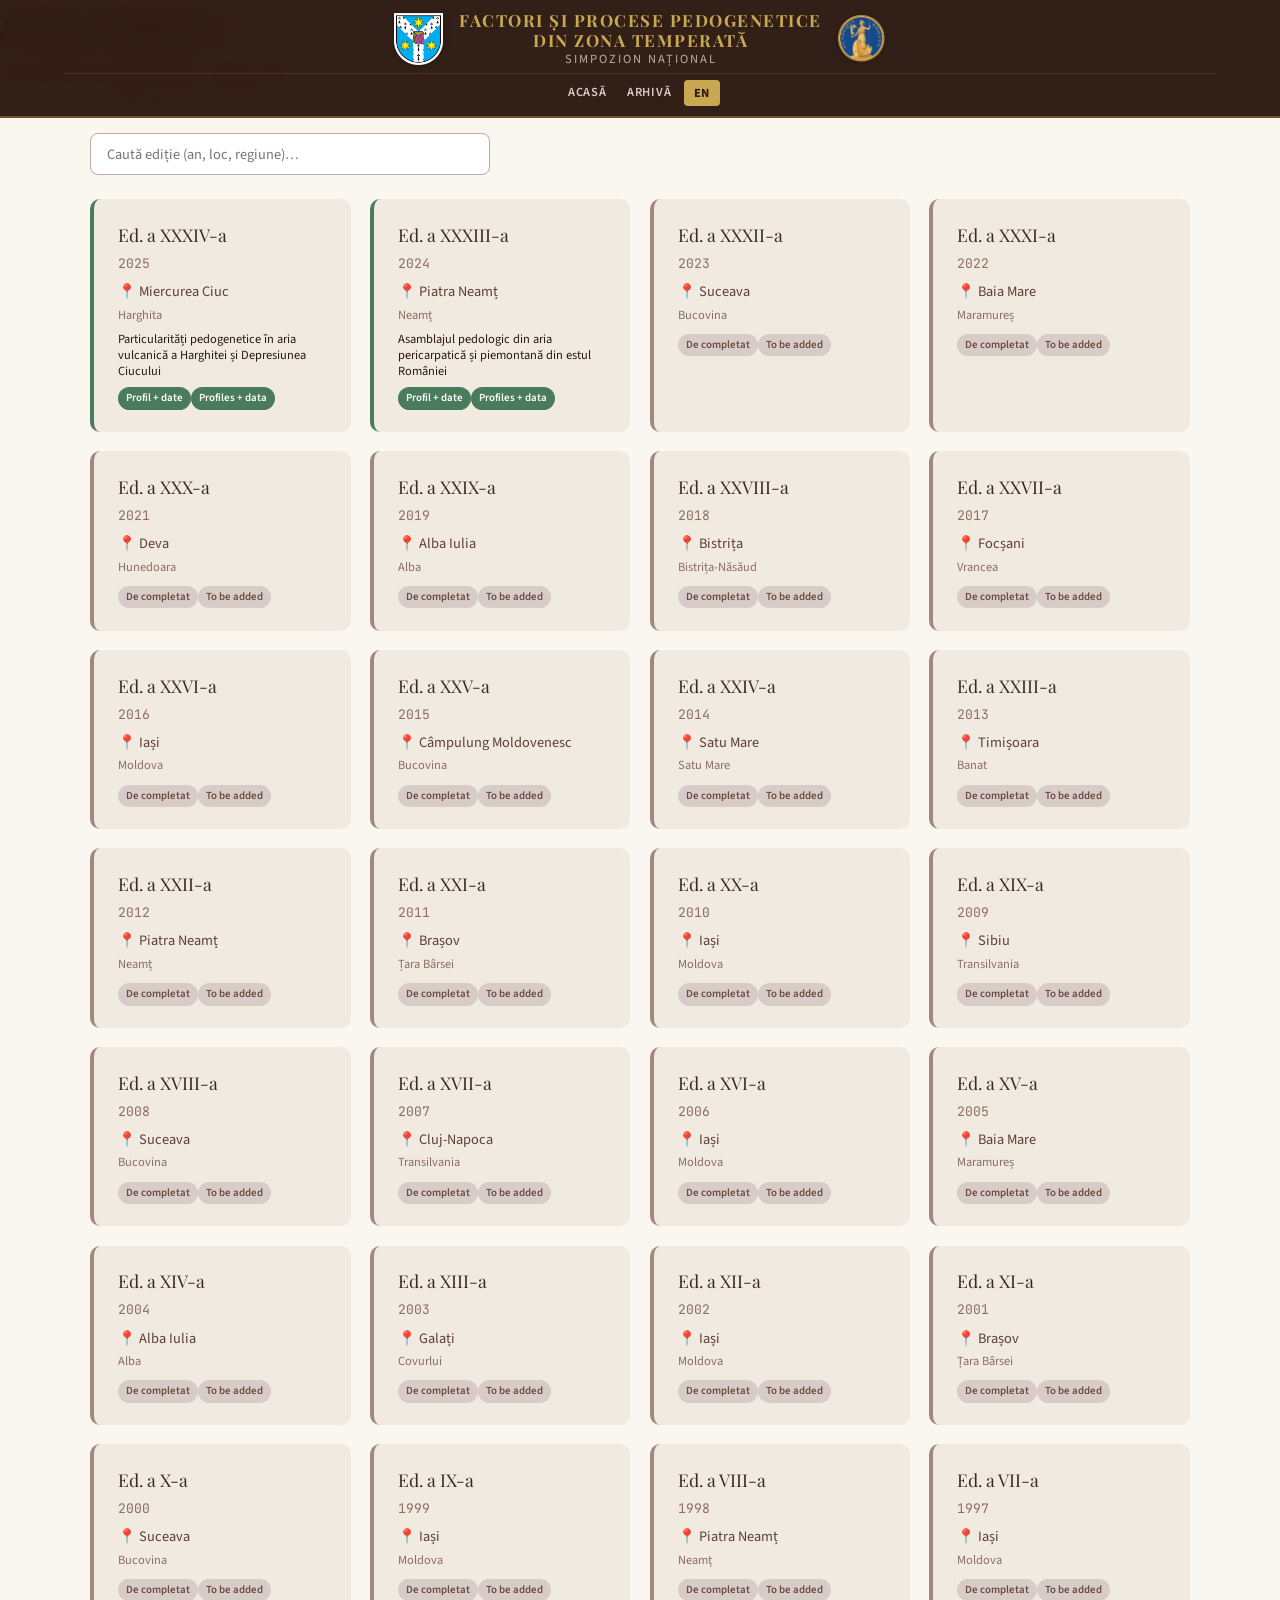
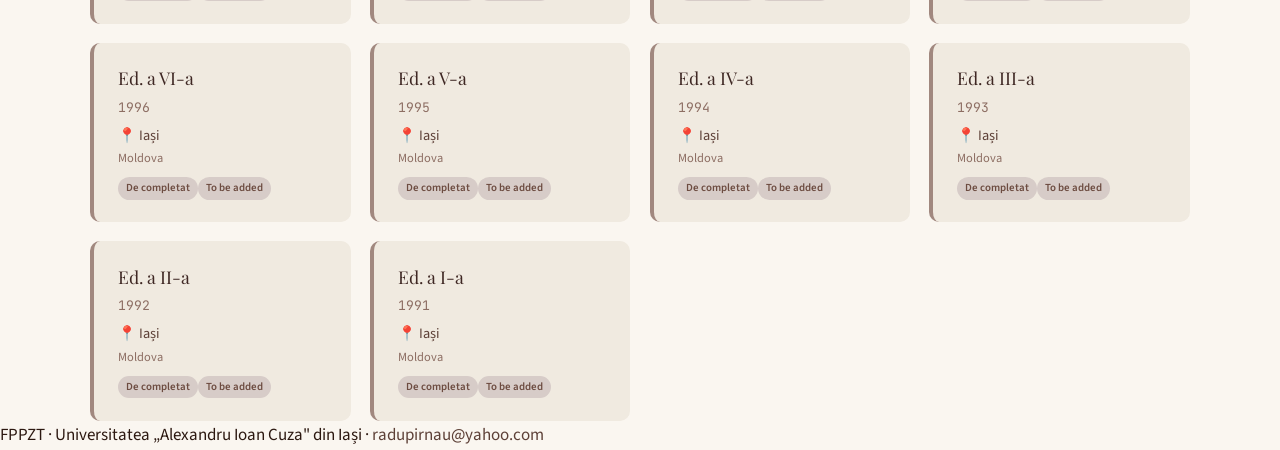
<file: archive.html>
<!DOCTYPE html>
<html lang="ro">
<head>
  <meta charset="UTF-8">
  <meta name="viewport" content="width=device-width, initial-scale=1.0">
  <title>FPPZT — Arhiva Edițiilor</title>
  <meta name="description" content="Arhiva celor 35 de ediții ale Simpozionului Național FPPZT (1988–2026)">

  <link rel="preconnect" href="https://fonts.googleapis.com">
  <link rel="preconnect" href="https://fonts.gstatic.com" crossorigin>
  <link href="https://fonts.googleapis.com/css2?family=Playfair+Display:ital,wght@0,400;0,700;1,400&family=Source+Sans+3:wght@300;400;600;700&family=JetBrains+Mono:wght@400;500&display=swap" rel="stylesheet">
  <link rel="stylesheet" href="css/style.css">

  <style>
    .editions-grid {
      display: grid;
      grid-template-columns: repeat(auto-fill, minmax(260px, 1fr));
      gap: 1.2rem; margin-top: 1.5rem;
    }
    .edition-card {
      background: var(--cream-dk, #F0EAE0);
      border-radius: 10px; padding: 1.3rem 1.5rem;
      border-left: 4px solid var(--earth-300, #A1887F);
      transition: transform .2s, box-shadow .2s, border-color .2s;
      text-decoration: none; color: inherit; display: block;
    }
    .edition-card:hover {
      transform: translateY(-3px);
      box-shadow: 0 6px 20px rgba(0,0,0,.1);
      border-color: var(--ochre, #C8A951);
    }
    .edition-card.current {
      border-color: var(--ochre, #C8A951);
      background: var(--white, #fff);
      box-shadow: 0 4px 16px rgba(200,169,81,.2);
    }
    .edition-card.has-data { border-color: var(--green-mid, #4A7C5C); }
    .edition-card .card-edition {
      font-family: var(--font-display, 'Playfair Display', serif);
      font-size: 1.1rem; color: var(--earth-800, #3E2723); margin-bottom: .2rem;
    }
    .edition-card .card-year {
      font-family: var(--font-mono, monospace);
      font-size: .82rem; color: var(--earth-400, #8D6E63);
    }
    .edition-card .card-location {
      font-size: .9rem; color: var(--earth-600, #5D4037); margin-top: .3rem;
    }
    .edition-card .card-region { font-size: .78rem; color: var(--earth-400, #8D6E63); }
    .edition-card .card-badge {
      display: inline-block; font-size: .68rem; padding: 2px 8px;
      border-radius: 12px; margin-top: .5rem; font-weight: 600;
    }
    .badge-current { background: var(--ochre, #C8A951); color: var(--earth-900, #2C1810); }
    .badge-data { background: var(--green-mid, #4A7C5C); color: #fff; }
    .badge-empty { background: var(--earth-100, #D7CCC8); color: var(--earth-500, #6D4C41); }

    .archive-legend {
      display: flex; flex-wrap: wrap; gap: 1rem;
      margin-bottom: 1.5rem; font-size: .82rem; color: var(--earth-500, #6D4C41);
    }
    .archive-legend span { display: flex; align-items: center; gap: .3rem; }
    .legend-bar { width: 16px; height: 4px; border-radius: 2px; }

    .archive-search { margin-bottom: 1.5rem; }
    .archive-search input {
      width: 100%; max-width: 400px; padding: .6rem 1rem;
      border: 1px solid var(--earth-200, #BCAAA4); border-radius: 8px;
      font-family: var(--font-body, sans-serif); font-size: .9rem;
      background: var(--white, #fff);
    }
    .archive-search input:focus { outline: none; border-color: var(--ochre, #C8A951); }
  </style>
</head>
<body>

<nav class="nav">
  <div class="nav-inner">
    <div class="nav-brand">
      <img src="UAIC.png" alt="UAIC" class="nav-logo nav-logo--ar">
      <div class="nav-title">
        <span class="nav-title-main">FACTORI ȘI PROCESE PEDOGENETICE<br>DIN ZONA TEMPERATĂ</span>
        <span class="nav-title-sub" lang="ro">Simpozion Național</span>
        <span class="nav-title-sub" lang="en">National Symposium</span>
      </div>
      <img src="Academia_Romana_transparent.png" alt="Academia Română" class="nav-logo nav-logo--uaic">
    </div>
    <div class="nav-links">
      <a href="index.html" lang="ro">Acasă</a>
      <a href="index.html" lang="en">Home</a>
      <!--<a href="profiles.html" lang="ro">Profile de Sol</a>
      <a href="profiles.html" lang="en">Soil Profiles</a> -->
      <a href="archive.html" class="active" lang="ro">Arhivă</a>
      <a href="archive.html" class="active" lang="en">Archive</a>
      <button class="lang-toggle" onclick="toggleLang()">EN</button>
    </div>
  </div>
</nav>

<header class="page-header">
  <h1 lang="ro">Arhiva Edițiilor</h1>
  <h1 lang="en">Editions Archive</h1>
  <p lang="ro">35 de ediții de știință a solului · 1988 – 2026</p>
  <p lang="en">35 editions of soil science · 1988 – 2026</p>
</header>

<div class="container">
  <div class="archive-legend">
    <span><span class="legend-bar" style="background:var(--ochre)"></span> <span lang="ro">Ediția curentă</span><span lang="en">Current edition</span></span>
    <span><span class="legend-bar" style="background:var(--green-mid)"></span> <span lang="ro">Date disponibile</span><span lang="en">Data available</span></span>
    <span><span class="legend-bar" style="background:var(--earth-300)"></span> <span lang="ro">De completat</span><span lang="en">To be completed</span></span>
  </div>

  <div class="archive-search">
    <input type="text" id="archiveSearch" placeholder="Caută ediție (an, loc, regiune)…"
           oninput="filterEditions(this.value)">
  </div>

  <div class="editions-grid" id="editionsGrid"></div>
</div>

<footer class="page-footer">
  <p>FPPZT · Universitatea „Alexandru Ioan Cuza" din Iași ·
    <a href="mailto:radupirnau@yahoo.com">radupirnau@yahoo.com</a></p>
</footer>

<!-- ★ Datele sunt în JS, nu fetch() — funcționează și cu file:// -->
<script src="js/main.js"></script>
<script src="js/editions-data.js"></script>
<script>
(function() {
  var grid = document.getElementById('editionsGrid');
  EDITIONS_LIST.forEach(function(ed) {
    var card = document.createElement('a');
    card.className = 'edition-card' +
      (ed.current ? ' current' : '') +
      (ed.hasData && !ed.current ? ' has-data' : '');
    card.href = ed.hasData ? 'edition.html?year=' + ed.year : 'javascript:void(0)';
    if (!ed.hasData) card.style.cursor = 'default';
    card.dataset.search = (ed.year + ' ' + ed.edition + ' ' + ed.location + ' ' + ed.region + ' ' + (ed.theme || '')).toLowerCase();

    var badge = '';
    if (ed.current) {
      badge = '<span class="card-badge badge-current" lang="ro">Ediția curentă</span><span class="card-badge badge-current" lang="en">Current edition</span>';
    } else if (ed.hasData) {
      badge = '<span class="card-badge badge-data" lang="ro">Profil + date</span><span class="card-badge badge-data" lang="en">Profiles + data</span>';
    } else {
      badge = '<span class="card-badge badge-empty" lang="ro">De completat</span><span class="card-badge badge-empty" lang="en">To be added</span>';
    }

    card.innerHTML =
      '<div class="card-edition">Ed. a ' + ed.edition + '-a</div>' +
      '<div class="card-year">' + ed.year + '</div>' +
      '<div class="card-location">\u{1F4CD} ' + ed.location + '</div>' +
      '<div class="card-region">' + ed.region + '</div>' +
      (ed.theme ? '<div style="font-size:.78rem;color:var(--earth-500);margin-top:.3rem;line-height:1.3">' + ed.theme + '</div>' : '') +
      badge;
    grid.appendChild(card);
  });
  if (typeof window.applyCurrentLang === 'function') window.applyCurrentLang();

  window.filterEditions = function(q) {
    var lower = q.toLowerCase().trim();
    var cards = document.querySelectorAll('.edition-card');
    for (var i = 0; i < cards.length; i++) {
      cards[i].style.display = (!lower || cards[i].dataset.search.indexOf(lower) >= 0) ? '' : 'none';
    }
  };
})();
</script>
</body>
</html>
</file>
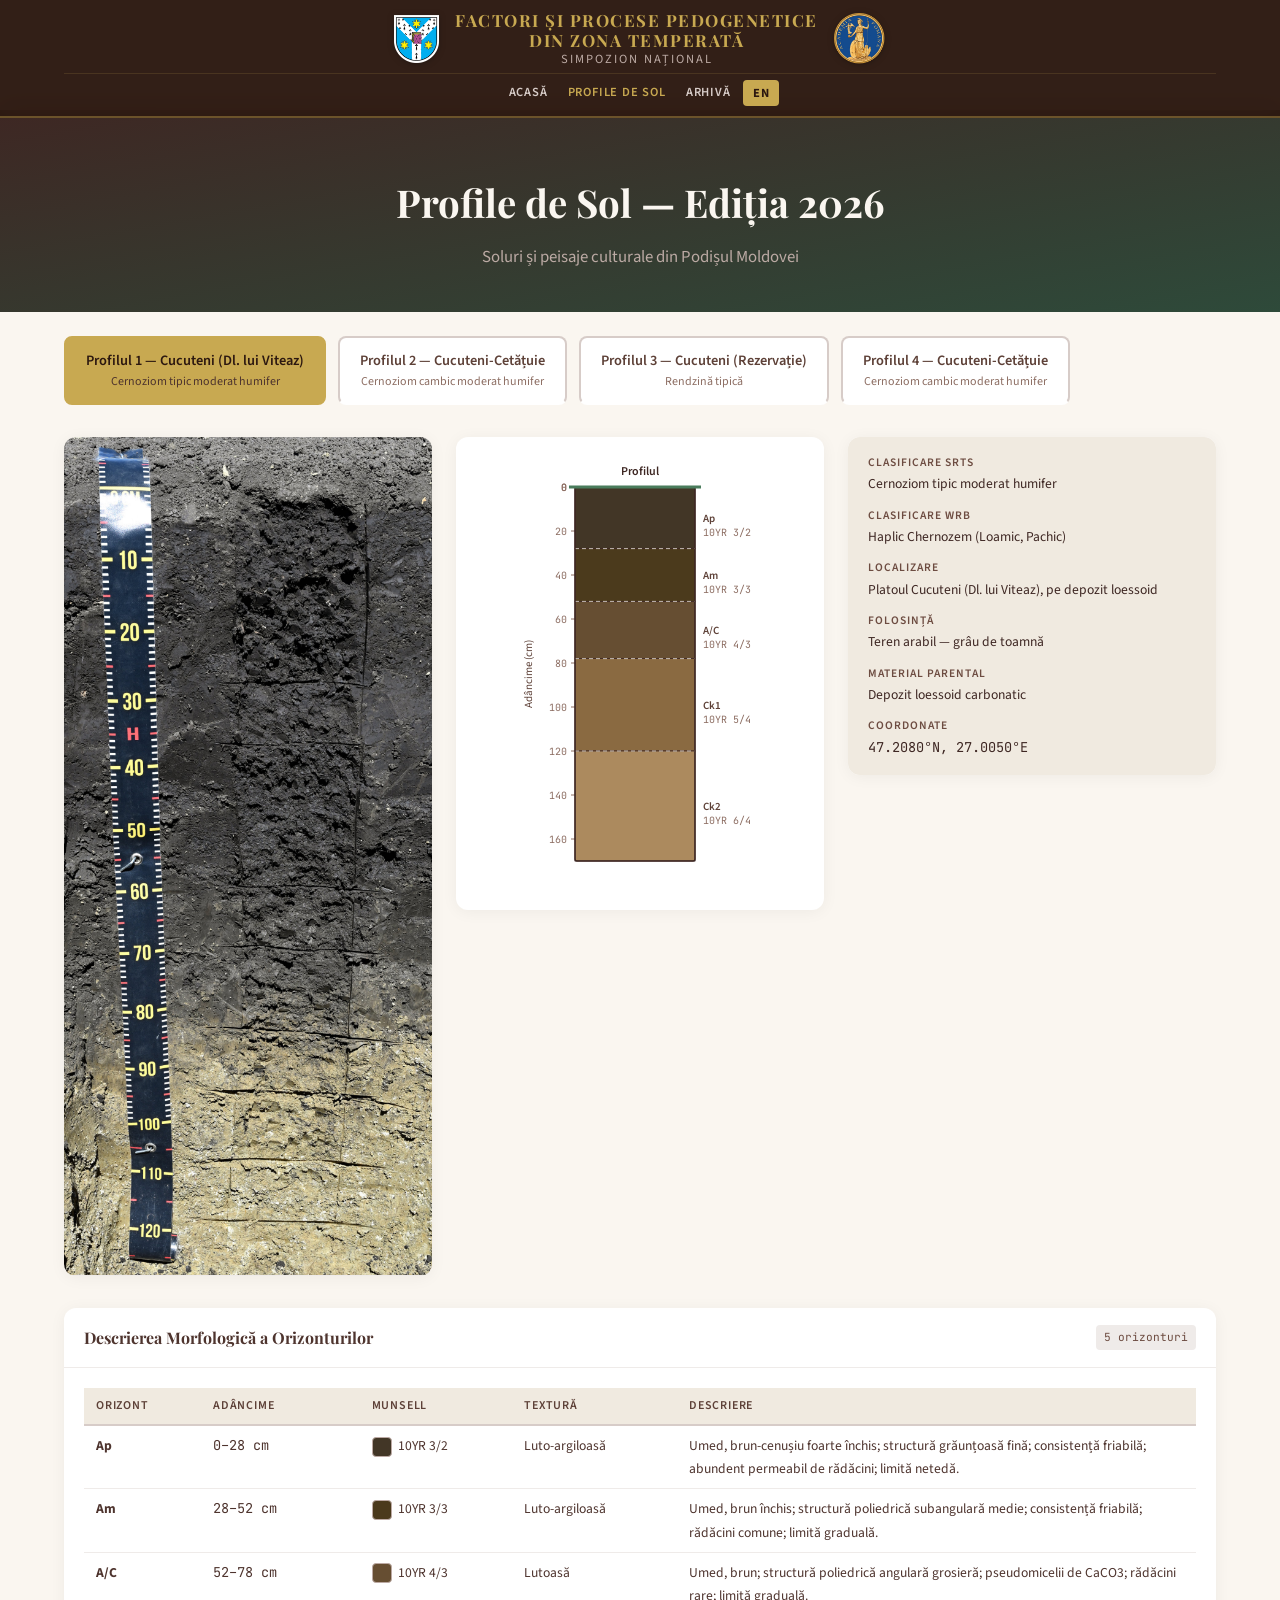
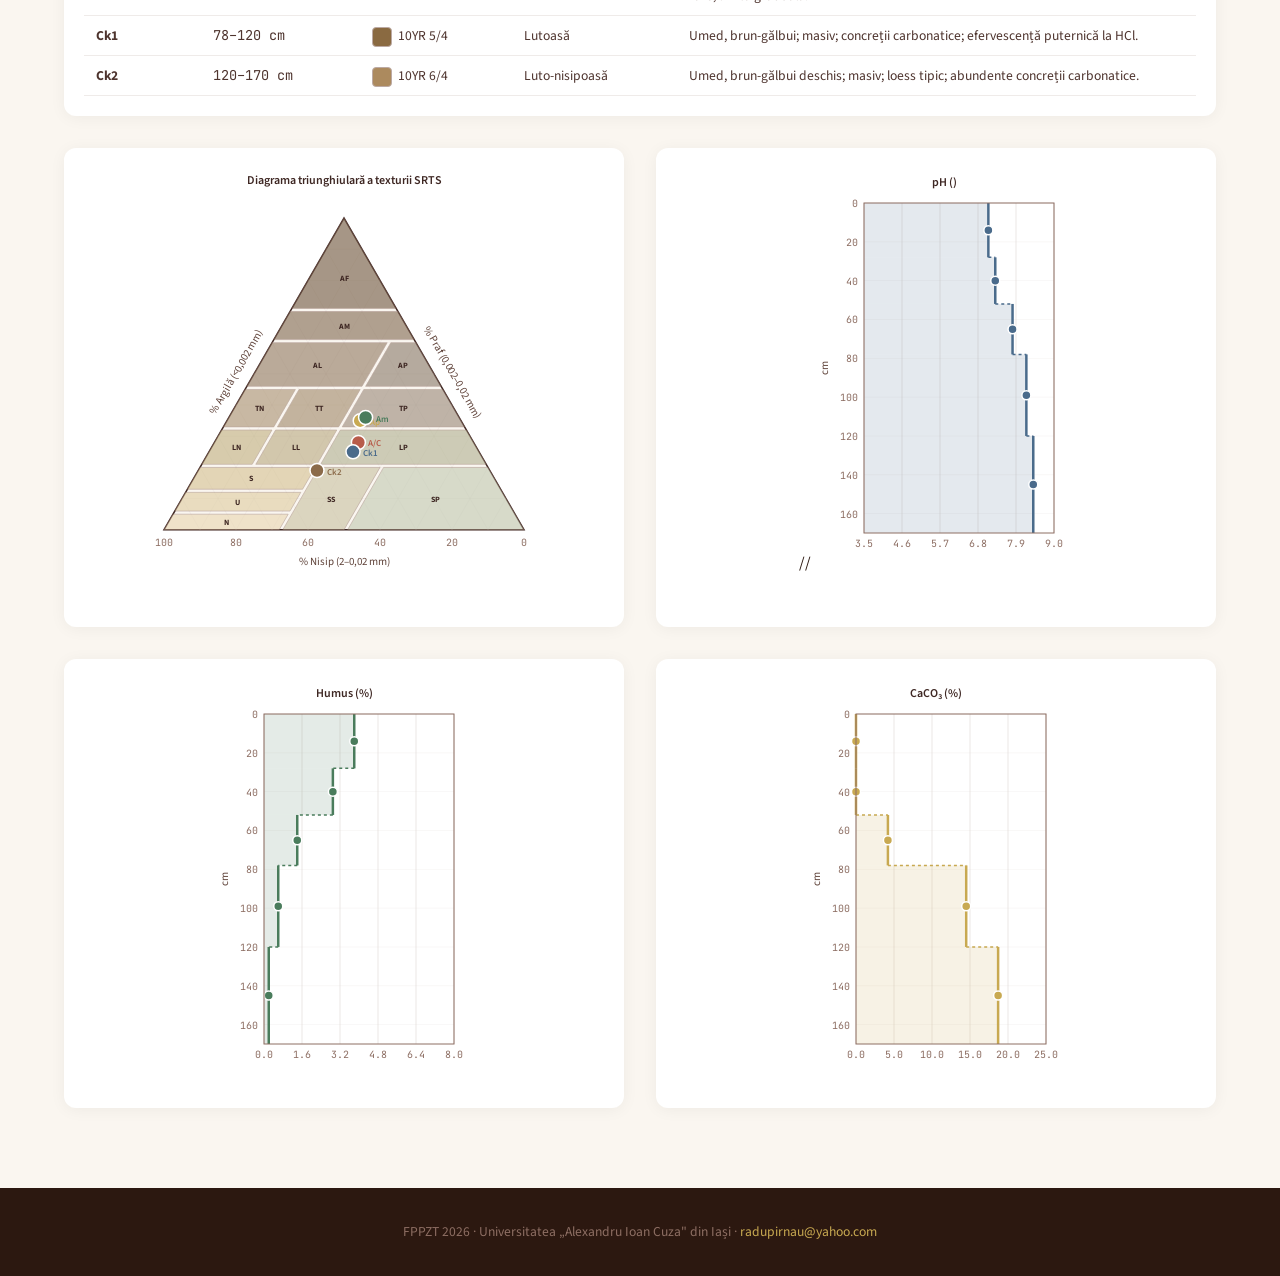
<file: profiles.html>
<!DOCTYPE html>
<html lang="ro">
<head>
  <meta charset="UTF-8">
  <meta name="viewport" content="width=device-width, initial-scale=1.0">
  <title>FPPZT 2026 — Profile de Sol</title>

  <link rel="preconnect" href="https://fonts.googleapis.com">
  <link rel="preconnect" href="https://fonts.gstatic.com" crossorigin>
  <link href="https://fonts.googleapis.com/css2?family=Playfair+Display:ital,wght@0,400;0,700;1,400&family=Source+Sans+3:wght@300;400;600;700&family=JetBrains+Mono:wght@400;500&display=swap" rel="stylesheet">

  <!-- Site CSS -->
  <link rel="stylesheet" href="css/profiles.css">
</head>
<body>

<!-- TOOLTIP -->
<div class="svg-tooltip" id="tooltip"></div>

<!-- NAV -->
<nav class="nav">
  <div class="nav-inner">
    <div class="nav-brand">
      <img src="UAIC.png" alt="UAIC" class="nav-logo nav-logo--uaic">
      <div class="nav-title">
        <span class="nav-title-main">FACTORI ȘI PROCESE PEDOGENETICE<br>DIN ZONA TEMPERATĂ</span>
        <span class="nav-title-sub" lang="ro">Simpozion Național</span>
        <span class="nav-title-sub" lang="en">National Symposium</span>
      </div>
      <img src="Academia_Romana_transparent.png" alt="Academia Română" class="nav-logo nav-logo--ar">
    </div>
    <div class="nav-links">
      <a href="index.html" lang="ro">Acasă</a>
      <a href="index.html" lang="en">Home</a>
      <a href="profiles.html" class="active" lang="ro">Profile de Sol</a>
      <a href="profiles.html" class="active" lang="en">Soil Profiles</a>
      <a href="archive.html" lang="ro">Arhivă</a>
      <a href="archive.html" lang="en">Archive</a>
      <button class="lang-toggle" onclick="toggleLang()">EN</button>
    </div>
  </div>
</nav>

<!-- HEADER -->
<header class="page-header">
  <h1 lang="ro">Profile de Sol — Ediția 2026</h1>
  <h1 lang="en">Soil Profiles — 2026 Edition</h1>
  <p lang="ro">Soluri și peisaje culturale din Podișul Moldovei</p>
  <p lang="en">Soils and Cultural Landscapes of the Moldavian Plateau</p>
</header>

<!-- PROFILE TABS -->
<div class="profile-tabs" id="profileTabs"></div>

<!-- PROFILE VIEW -->
<div class="profile-view">
  <div class="profile-grid" id="profileGrid">
    <!-- Populated by JS -->
  </div>
</div>

<!-- FOOTER -->
<footer class="page-footer">
  <p>FPPZT 2026 · Universitatea „Alexandru Ioan Cuza" din Iași ·
    <a href="mailto:radupirnau@yahoo.com">radupirnau@yahoo.com</a>
  </p>
</footer>

<!-- SCRIPTS -->
<script src="js/profiles-data.js"></script>
<script src="js/profiles-engine.js"></script>

</body>
</html>
</file>
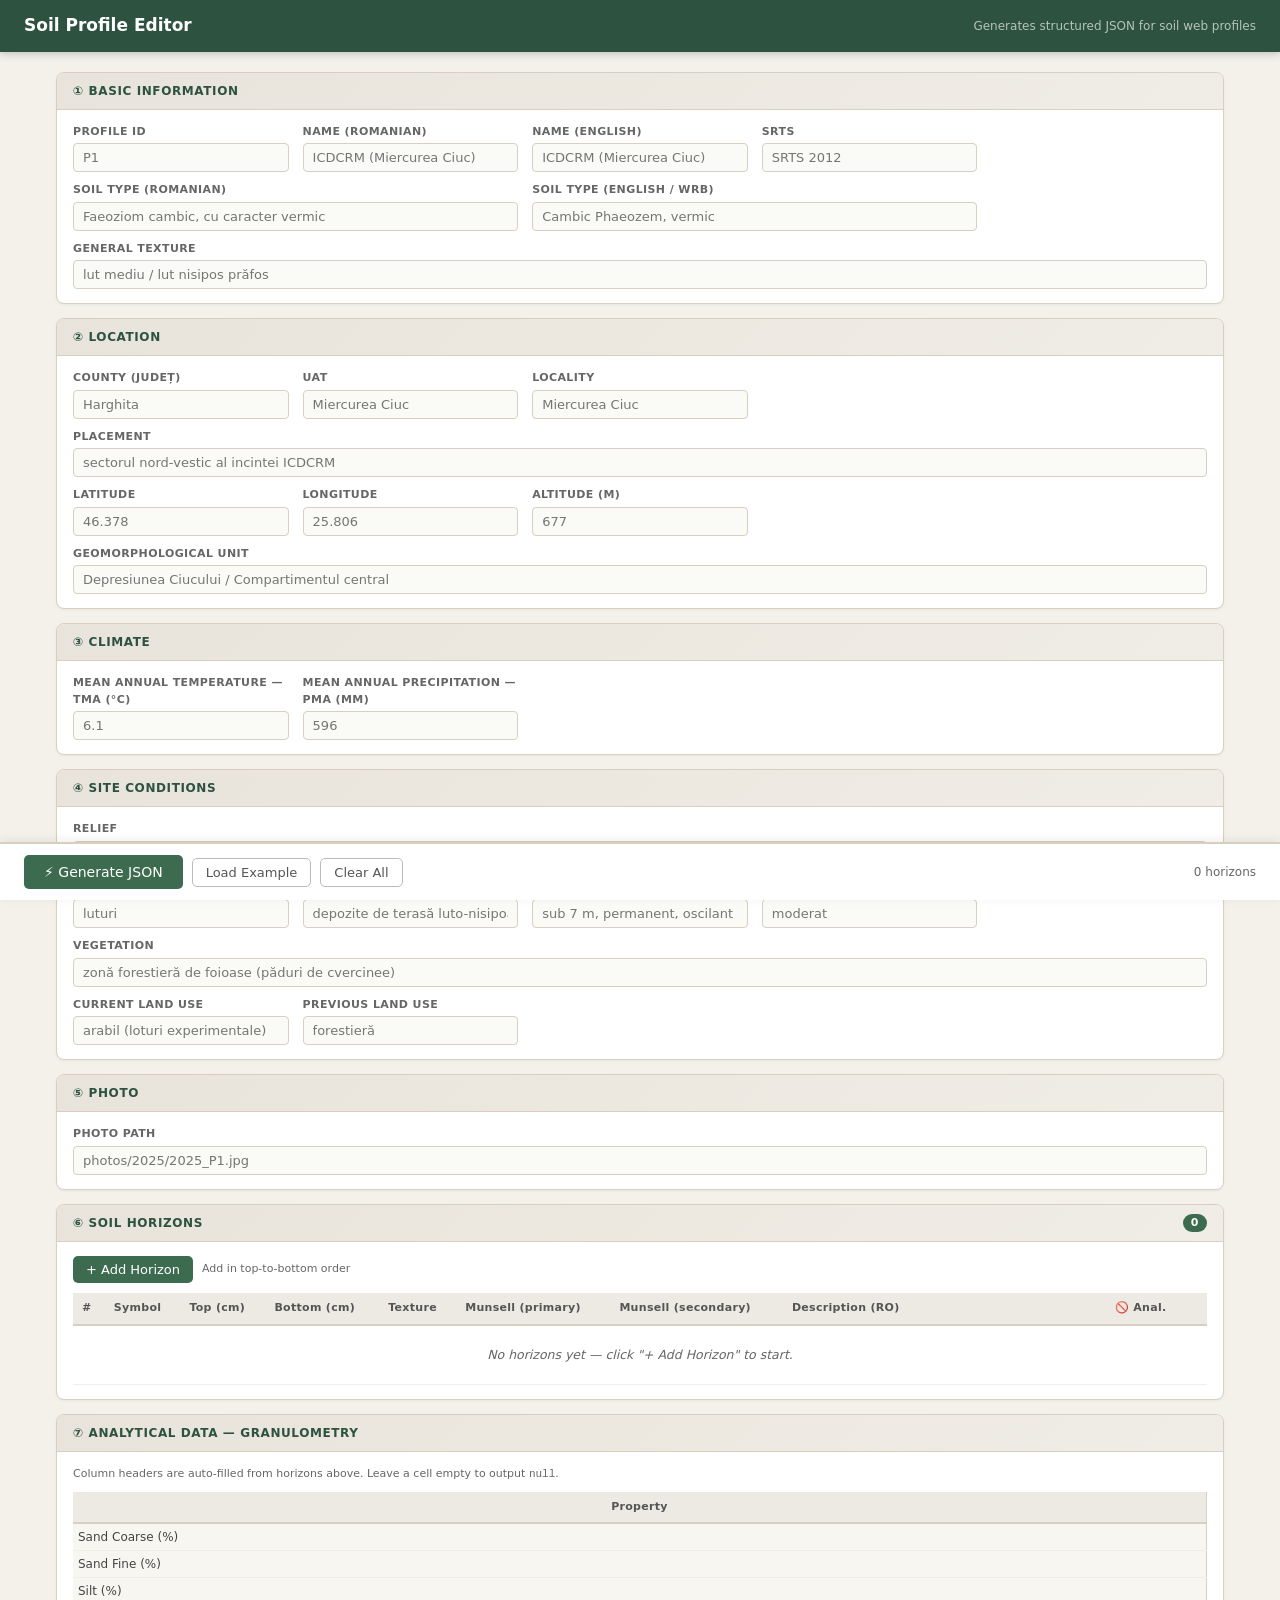
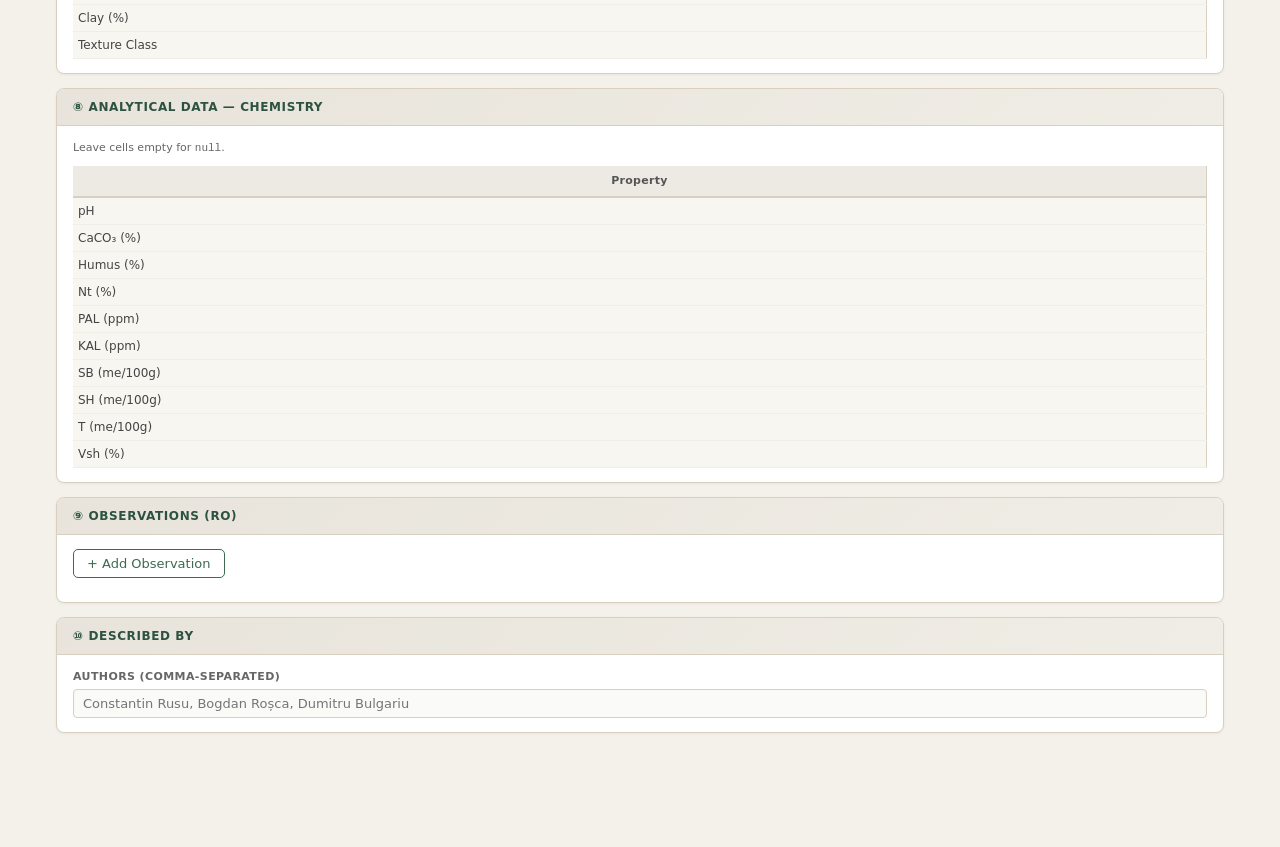
<file: soil_profile_editor.html>
<!DOCTYPE html>
<html lang="en">
<head>
  <meta charset="UTF-8">
  <meta name="viewport" content="width=device-width, initial-scale=1.0">
  <title>Soil Profile Editor</title>
  <style>
    :root {
      --primary: #3d6b4f;
      --primary-dark: #2d5240;
      --accent: #8b6914;
      --bg: #f4f1eb;
      --card: #ffffff;
      --border: #d8cfc0;
      --text: #1e1e1e;
      --muted: #666;
      --input-bg: #fafaf7;
    }
    *, *::before, *::after { box-sizing: border-box; margin: 0; padding: 0; }
    body {
      font-family: 'Segoe UI', system-ui, sans-serif;
      background: var(--bg);
      color: var(--text);
      font-size: 14px;
      line-height: 1.5;
      padding-bottom: 80px;
    }
    header {
      background: var(--primary-dark);
      color: white;
      padding: 13px 24px;
      position: sticky;
      top: 0;
      z-index: 200;
      display: flex;
      align-items: center;
      gap: 14px;
      box-shadow: 0 2px 8px rgba(0,0,0,0.2);
    }
    header h1 { font-size: 17px; font-weight: 600; }
    header .sub { font-size: 12px; opacity: 0.65; margin-left: auto; }
    .container { max-width: 1200px; margin: 0 auto; padding: 20px 16px; }

    /* Sections */
    .section {
      background: var(--card);
      border: 1px solid var(--border);
      border-radius: 8px;
      margin-bottom: 14px;
      overflow: hidden;
      box-shadow: 0 1px 3px rgba(0,0,0,0.05);
    }
    .sec-head {
      background: linear-gradient(135deg,#e8e4db,#f0ede6);
      padding: 9px 16px;
      font-weight: 600;
      font-size: 12px;
      text-transform: uppercase;
      letter-spacing: 0.6px;
      color: var(--primary-dark);
      border-bottom: 1px solid var(--border);
      display: flex;
      justify-content: space-between;
      align-items: center;
    }
    .sec-body { padding: 14px 16px; }

    /* Form grid */
    .fg { display: grid; grid-template-columns: repeat(auto-fill,minmax(210px,1fr)); gap: 10px 14px; }
    .g { display: flex; flex-direction: column; gap: 3px; }
    .g label { font-size: 11px; color: var(--muted); font-weight: 600; text-transform: uppercase; letter-spacing: 0.4px; }
    .g input, .g textarea {
      border: 1px solid var(--border);
      border-radius: 4px;
      padding: 6px 9px;
      font-size: 13px;
      background: var(--input-bg);
      color: var(--text);
      font-family: inherit;
      transition: border-color 0.15s, box-shadow 0.15s;
    }
    .g input:focus, .g textarea:focus {
      outline: none; border-color: var(--primary);
      box-shadow: 0 0 0 2px rgba(61,107,79,0.15);
    }
    .g textarea { resize: vertical; min-height: 58px; }
    .g.s2 { grid-column: span 2; }
    .g.sf { grid-column: 1/-1; }

    /* Tables */
    .tw { overflow-x: auto; margin-top: 4px; }
    table { width: 100%; border-collapse: collapse; font-size: 12.5px; }
    thead th {
      background: #eceae3; padding: 7px 9px;
      text-align: left; font-weight: 600; font-size: 11px;
      color: #555; border-bottom: 2px solid var(--border);
      white-space: nowrap; letter-spacing: 0.3px;
    }
    tbody td { padding: 4px 5px; border-bottom: 1px solid #f0eee8; vertical-align: middle; }
    tbody tr:hover { background: #faf9f6; }
    tbody td input, tbody td textarea {
      width: 100%; border: 1px solid #e0ddd5; border-radius: 3px;
      padding: 4px 6px; font-size: 12px; background: var(--input-bg);
      font-family: inherit; transition: border-color 0.15s;
    }
    tbody td textarea { min-height: 50px; resize: vertical; }
    tbody td input:focus, tbody td textarea:focus { outline: none; border-color: var(--primary); }

    /* Analytical tables — sticky first col */
    .at thead th:first-child, .at tbody td:first-child {
      position: sticky; left: 0; z-index: 5;
      background: #eceae3; min-width: 145px;
      border-right: 1px solid var(--border);
    }
    .at tbody td:first-child {
      background: #f8f6f1; font-weight: 500; color: #444; font-size: 12px;
    }
    .at thead th { text-align: center; min-width: 88px; }
    .at tbody td:not(:first-child) input { text-align: right; }

    /* Buttons */
    .btn {
      display: inline-flex; align-items: center; gap: 4px;
      padding: 6px 13px; border-radius: 5px; border: none;
      cursor: pointer; font-size: 13px; font-weight: 500;
      font-family: inherit; transition: background 0.15s, opacity 0.15s;
    }
    .btn:active { opacity: 0.8; }
    .btn-p  { background: var(--primary); color: #fff; }
    .btn-p:hover { background: var(--primary-dark); }
    .btn-o  { background: transparent; border: 1px solid var(--primary); color: var(--primary); }
    .btn-o:hover { background: rgba(61,107,79,0.06); }
    .btn-g  { background: transparent; border: 1px solid #bbb; color: #555; }
    .btn-g:hover { background: #f0f0f0; }
    .btn-d  { background: #c0392b; color: #fff; padding: 3px 7px; font-size: 11px; }
    .btn-d:hover { background: #a93226; }

    .abar { display: flex; gap: 9px; align-items: center; margin-bottom: 10px; }
    .hint { font-size: 11px; color: var(--muted); }

    /* Observations */
    .obs-list { display: flex; flex-direction: column; gap: 7px; }
    .obs-item { display: flex; gap: 7px; align-items: flex-start; }
    .obs-item input {
      flex: 1; border: 1px solid var(--border); border-radius: 4px;
      padding: 6px 9px; font-size: 13px; background: var(--input-bg);
      font-family: inherit;
    }
    .obs-item input:focus { outline: none; border-color: var(--primary); }

    /* Badge */
    .badge {
      background: var(--primary); color: #fff; border-radius: 10px;
      padding: 1px 8px; font-size: 11px;
    }

    /* Generate bar */
    .gen-bar {
      position: fixed; bottom: 0; left: 0; right: 0;
      background: #fff; border-top: 2px solid var(--border);
      padding: 11px 24px; display: flex; gap: 9px; align-items: center;
      z-index: 100; box-shadow: 0 -2px 10px rgba(0,0,0,0.07);
    }
    .gen-bar .lbl { font-size: 12px; color: var(--muted); margin-left: auto; }

    /* Output */
    .out-pre {
      background: #1a1b26; color: #c0caf5; padding: 18px;
      border-radius: 6px; font-family: 'Consolas','Cascadia Code','Courier New',monospace;
      font-size: 12.5px; white-space: pre; overflow-x: auto;
      max-height: 60vh; overflow-y: auto; line-height: 1.55;
    }

    /* Toast */
    .toast {
      position: fixed; bottom: 75px; right: 22px;
      background: #2d5240; color: #fff; padding: 9px 16px;
      border-radius: 6px; font-size: 13px;
      pointer-events: none; opacity: 0;
      transform: translateY(6px);
      transition: opacity 0.25s, transform 0.25s;
    }
    .toast.show { opacity: 1; transform: translateY(0); }
  </style>
</head>
<body>

<header>
  <h1>Soil Profile Editor</h1>
  <div class="sub">Generates structured JSON for soil web profiles</div>
</header>

<div class="container">

  <!-- ① Basic Information -->
  <div class="section">
    <div class="sec-head">① Basic Information</div>
    <div class="sec-body">
      <div class="fg">
        <div class="g"><label>Profile ID</label><input id="f_id" placeholder="P1"></div>
        <div class="g"><label>Name (Romanian)</label><input id="f_name_ro" placeholder="ICDCRM (Miercurea Ciuc)"></div>
        <div class="g"><label>Name (English)</label><input id="f_name_en" placeholder="ICDCRM (Miercurea Ciuc)"></div>
        <div class="g"><label>SRTS</label><input id="f_srts" placeholder="SRTS 2012"></div>
        <div class="g s2"><label>Soil Type (Romanian)</label><input id="f_soilType" placeholder="Faeoziom cambic, cu caracter vermic"></div>
        <div class="g s2"><label>Soil Type (English / WRB)</label><input id="f_soilTypeEn" placeholder="Cambic Phaeozem, vermic"></div>
        <div class="g sf"><label>General Texture</label><input id="f_texture" placeholder="lut mediu / lut nisipos prăfos"></div>
      </div>
    </div>
  </div>

  <!-- ② Location -->
  <div class="section">
    <div class="sec-head">② Location</div>
    <div class="sec-body">
      <div class="fg">
        <div class="g"><label>County (Județ)</label><input id="f_county" placeholder="Harghita"></div>
        <div class="g"><label>UAT</label><input id="f_uat" placeholder="Miercurea Ciuc"></div>
        <div class="g"><label>Locality</label><input id="f_locality" placeholder="Miercurea Ciuc"></div>
        <div class="g sf"><label>Placement</label><input id="f_placement" placeholder="sectorul nord-vestic al incintei ICDCRM"></div>
        <div class="g"><label>Latitude</label><input type="number" id="f_lat" placeholder="46.378" step="0.001"></div>
        <div class="g"><label>Longitude</label><input type="number" id="f_lng" placeholder="25.806" step="0.001"></div>
        <div class="g"><label>Altitude (m)</label><input type="number" id="f_altitude" placeholder="677"></div>
        <div class="g sf"><label>Geomorphological Unit</label><input id="f_unit" placeholder="Depresiunea Ciucului / Compartimentul central"></div>
      </div>
    </div>
  </div>

  <!-- ③ Climate -->
  <div class="section">
    <div class="sec-head">③ Climate</div>
    <div class="sec-body">
      <div class="fg">
        <div class="g"><label>Mean Annual Temperature — TMA (°C)</label><input type="number" id="f_tma" placeholder="6.1" step="0.1"></div>
        <div class="g"><label>Mean Annual Precipitation — PMA (mm)</label><input type="number" id="f_pma" placeholder="596"></div>
      </div>
    </div>
  </div>

  <!-- ④ Site Conditions -->
  <div class="section">
    <div class="sec-head">④ Site Conditions</div>
    <div class="sec-body">
      <div class="fg">
        <div class="g sf"><label>Relief</label><input id="f_relief" placeholder="câmp interfluvial, terasa de 20 m a Oltului"></div>
        <div class="g"><label>Parent Material</label><input id="f_parentMaterial" placeholder="luturi"></div>
        <div class="g"><label>Bedrock</label><input id="f_bedrock" placeholder="depozite de terasă luto-nisipoase"></div>
        <div class="g"><label>Groundwater</label><input id="f_groundwater" placeholder="sub 7 m, permanent, oscilant"></div>
        <div class="g"><label>Drainage</label><input id="f_drainage" placeholder="moderat"></div>
        <div class="g sf"><label>Vegetation</label><input id="f_vegetation" placeholder="zonă forestieră de foioase (păduri de cvercinee)"></div>
        <div class="g"><label>Current Land Use</label><input id="f_landUse" placeholder="arabil (loturi experimentale)"></div>
        <div class="g"><label>Previous Land Use</label><input id="f_previousLandUse" placeholder="forestieră"></div>
      </div>
    </div>
  </div>

  <!-- ⑤ Photo -->
  <div class="section">
    <div class="sec-head">⑤ Photo</div>
    <div class="sec-body">
      <div class="g"><label>Photo Path</label><input id="f_photo" placeholder="photos/2025/2025_P1.jpg"></div>
    </div>
  </div>

  <!-- ⑥ Soil Horizons -->
  <div class="section">
    <div class="sec-head">
      <span>⑥ Soil Horizons</span>
      <span class="badge" id="hcount-badge">0</span>
    </div>
    <div class="sec-body">
      <div class="abar">
        <button class="btn btn-p" onclick="addHorizon()">+ Add Horizon</button>
        <span class="hint">Add in top-to-bottom order</span>
      </div>
      <div class="tw">
        <table id="htable">
          <thead>
            <tr>
              <th>#</th>
              <th>Symbol</th>
              <th>Top (cm)</th>
              <th>Bottom (cm)</th>
              <th>Texture</th>
              <th>Munsell (primary)</th>
              <th>Munsell (secondary)</th>
              <th style="min-width:280px;">Description (RO)</th>
			  <th title="Skip analytical data">🚫 Anal.</th>
              <th></th>
            </tr>
          </thead>
          <tbody id="hbody">
            <tr id="hempty">
              <td colspan="10" style="text-align:center;padding:20px;color:var(--muted);font-style:italic;">
                No horizons yet — click "+ Add Horizon" to start.
              </td>
            </tr>
          </tbody>
        </table>
      </div>
    </div>
  </div>

  <!-- ⑦ Granulometry -->
  <div class="section">
    <div class="sec-head">⑦ Analytical Data — Granulometry</div>
    <div class="sec-body">
      <p class="hint" style="margin-bottom:9px;">Column headers are auto-filled from horizons above. Leave a cell empty to output <code>null</code>.</p>
      <div class="tw">
        <table id="gran-table" class="at">
          <thead><tr><th>Property</th></tr></thead>
          <tbody>
            <tr data-prop="sandCoarse"><td>Sand Coarse (%)</td></tr>
            <tr data-prop="sandFine"><td>Sand Fine (%)</td></tr>
            <tr data-prop="silt"><td>Silt (%)</td></tr>
            <tr data-prop="clay"><td>Clay (%)</td></tr>
            <tr data-prop="textureClass"><td>Texture Class</td></tr>
          </tbody>
        </table>
      </div>
    </div>
  </div>

  <!-- ⑧ Chemistry -->
  <div class="section">
    <div class="sec-head">⑧ Analytical Data — Chemistry</div>
    <div class="sec-body">
      <p class="hint" style="margin-bottom:9px;">Leave cells empty for <code>null</code>.</p>
      <div class="tw">
        <table id="chem-table" class="at">
          <thead><tr><th>Property</th></tr></thead>
          <tbody>
            <tr data-prop="pH"><td>pH</td></tr>
            <tr data-prop="CaCO3"><td>CaCO₃ (%)</td></tr>
            <tr data-prop="humus"><td>Humus (%)</td></tr>
            <tr data-prop="Nt"><td>Nt (%)</td></tr>
            <tr data-prop="PAL"><td>PAL (ppm)</td></tr>
            <tr data-prop="KAL"><td>KAL (ppm)</td></tr>
            <tr data-prop="SB"><td>SB (me/100g)</td></tr>
            <tr data-prop="SH"><td>SH (me/100g)</td></tr>
            <tr data-prop="T"><td>T (me/100g)</td></tr>
            <tr data-prop="Vsh"><td>Vsh (%)</td></tr>
          </tbody>
        </table>
      </div>
    </div>
  </div>

  <!-- ⑨ Observations -->
  <div class="section">
    <div class="sec-head">⑨ Observations (RO)</div>
    <div class="sec-body">
      <div class="abar">
        <button class="btn btn-o" onclick="addObs()">+ Add Observation</button>
      </div>
      <div class="obs-list" id="obs-list"></div>
    </div>
  </div>

  <!-- ⑩ Described By -->
  <div class="section">
    <div class="sec-head">⑩ Described By</div>
    <div class="sec-body">
      <div class="g">
        <label>Authors (comma-separated)</label>
        <input id="f_describedBy" placeholder="Constantin Rusu, Bogdan Roșca, Dumitru Bulgariu">
      </div>
    </div>
  </div>

  <!-- Output -->
  <div id="out-section" style="display:none;">
    <div class="section">
      <div class="sec-head">
        <span>Generated JSON</span>
        <button class="btn btn-g" style="padding:3px 10px;font-size:12px;" onclick="copyOut()">Copy</button>
      </div>
      <div class="sec-body">
        <pre class="out-pre" id="out-pre"></pre>
      </div>
    </div>
  </div>

</div><!-- /container -->

<!-- Generate bar -->
<div class="gen-bar">
  <button class="btn btn-p" onclick="generateJSON()" style="font-size:14px;padding:9px 20px;">⚡ Generate JSON</button>
  <button class="btn btn-g" onclick="loadExample()">Load Example</button>
  <button class="btn btn-g" onclick="clearAll()">Clear All</button>
  <span class="lbl" id="hcount-lbl">0 horizons</span>
</div>

<div class="toast" id="toast">Copied!</div>

<script>
// ── State ────────────────────────────────────────────────────────────────────
let nextId = 0;
const hIds = []; // ordered horizon UIDs

// ── Tiny helpers ─────────────────────────────────────────────────────────────
const esc = s => String(s ?? '').replace(/&/g,'&amp;').replace(/</g,'&lt;').replace(/>/g,'&gt;').replace(/"/g,'&quot;');
const val = id => (document.getElementById(id)?.value ?? '').trim();
const numVal = id => { const v = val(id); if (!v) return null; const n = parseFloat(v); return isNaN(n) ? null : n; };
const sOrNull = s => (s = (s??'').trim()) ? s : null;
const pNum = v => { v = String(v??'').trim(); if (!v) return null; const n = parseFloat(v); return isNaN(n) ? null : n; };

// ── Horizons ─────────────────────────────────────────────────────────────────
function addHorizon(d = {}) {
  const uid = nextId++;
  hIds.push(uid);
  document.getElementById('hempty')?.remove();

  const tr = document.createElement('tr');
  tr.id = `hr-${uid}`;
  tr.innerHTML = `
    <td style="text-align:center;color:var(--muted);width:30px;" id="hnum-${uid}">${hIds.length}</td>
    <td style="width:90px;"><input id="hsym-${uid}" value="${esc(d.symbol??'')}" placeholder="Ap"
      oninput="updateLabel(${uid})"></td>
    <td style="width:72px;"><input type="number" id="htop-${uid}" value="${d.top??''}"
      placeholder="0" min="0" oninput="updateLabel(${uid})"></td>
    <td style="width:85px;"><input type="number" id="hbot-${uid}" value="${d.bottom??''}"
      placeholder="21" min="0" oninput="updateLabel(${uid})"></td>
    <td style="min-width:120px;"><input id="htex-${uid}" value="${esc(d.texture??'')}" placeholder="lut mediu"></td>
    <td style="width:108px;"><input id="hm1-${uid}" value="${esc(d.munsell??'')}" placeholder="10YR 3/2"></td>
    <td style="width:118px;"><input id="hm2-${uid}" value="${esc(d.munsellSecondary??'')}" placeholder="—"></td>
    <td><textarea id="hdesc-${uid}" placeholder="Description (RO)…">${esc(d.descRo??'')}</textarea></td>
    <td style="width:44px;text-align:center;">
      <input type="checkbox" id="hskip-${uid}" ${d.skipAnalytics?'checked':''}
        onchange="toggleAnalytics(${uid})" title="Skip analytical data"></td>
    <td style="width:38px;"><button class="btn btn-d" onclick="removeHorizon(${uid})">×</button></td>`;
	
  document.getElementById('hbody').appendChild(tr);

  addAnalyticCol(uid, d.gran ?? {}, d.chem ?? {});
  updateLabel(uid);
  updateCounts();
}

function removeHorizon(uid) {
  const pos = hIds.indexOf(uid);
  if (pos < 0) return;
  hIds.splice(pos, 1);
  document.getElementById(`hr-${uid}`)?.remove();
  document.querySelectorAll(`th[data-uid="${uid}"]`).forEach(e => e.remove());
  document.querySelectorAll(`td[data-uid="${uid}"]`).forEach(e => e.remove());

  if (!hIds.length) {
    const tr = document.createElement('tr');
    tr.id = 'hempty';
    tr.innerHTML = `<td colspan="10" style="text-align:center;padding:20px;color:var(--muted);font-style:italic;">
      No horizons yet — click "+ Add Horizon" to start.</td>`;
    document.getElementById('hbody').appendChild(tr);
  }
  hIds.forEach((id, i) => { const el = document.getElementById(`hnum-${id}`); if (el) el.textContent = i+1; });
  updateCounts();
}

function updateLabel(uid) {
  const sym = val(`hsym-${uid}`) || `H${uid}`;
  const t   = val(`htop-${uid}`) || '?';
  const b   = val(`hbot-${uid}`) || '?';
  document.querySelectorAll(`th[data-uid="${uid}"]`).forEach(th => {
    th.innerHTML = `${esc(sym)}<br><small style="font-weight:400;color:#888;font-size:10px;">${t}–${b}</small>`;
  });
}

function updateCounts() {
  const n = hIds.length;
  document.getElementById('hcount-badge').textContent = n;
  document.getElementById('hcount-lbl').textContent = `${n} horizon${n===1?'':'s'}`;
}

// ── Analytical table columns ──────────────────────────────────────────────────
const GRAN = ['sandCoarse','sandFine','silt','clay','textureClass'];
const CHEM = ['pH','CaCO3','humus','Nt','PAL','KAL','SB','SH','T','Vsh'];

function addAnalyticCol(uid, granD, chemD) {
  [['gran-table', GRAN, granD], ['chem-table', CHEM, chemD]].forEach(([tid, props, src]) => {
    const tbl = document.getElementById(tid);
    const th = document.createElement('th');
    th.dataset.uid = uid;
    th.style.cssText = 'min-width:88px;text-align:center;';
    tbl.querySelector('thead tr').appendChild(th);

    tbl.querySelectorAll('tbody tr').forEach(row => {
      const prop = row.dataset.prop;
      const td = document.createElement('td');
      td.dataset.uid = uid;
      const inp = document.createElement('input');
      inp.id = `${tid.split('-')[0]}_${prop}_${uid}`;
      inp.placeholder = '—';
      const v = src[prop];
      inp.value = (v !== null && v !== undefined && v !== '') ? v : '';
      td.appendChild(inp);
      row.appendChild(td);
    });
  });
}

// ── Observations ──────────────────────────────────────────────────────────────
let obsC = 0;
function addObs(text = '') {
  const list = document.getElementById('obs-list');
  const oid = `obs_${obsC++}`;
  const div = document.createElement('div');
  div.className = 'obs-item';
  div.id = `obsw-${oid}`;
  div.innerHTML = `<input class="obs-inp" id="${oid}" value="${esc(text)}" placeholder="Observation in Romanian…">
    <button class="btn btn-d" onclick="document.getElementById('obsw-${oid}').remove()">×</button>`;
  list.appendChild(div);
}

// ── Toggle analytical columns ─────────────────────────────────────────────
function toggleAnalytics(uid) {
  const skip = document.getElementById(`hskip-${uid}`).checked;
  // Hide/show the column in both analytical tables
  document.querySelectorAll(`th[data-uid="${uid}"], td[data-uid="${uid}"]`).forEach(el => {
    el.style.display = skip ? 'none' : '';
  });
}

// ── JSON generator ────────────────────────────────────────────────────────────
function fmtJSON(obj) {
  function ser(v, d) {
    const pad = '  '.repeat(d), inn = '  '.repeat(d+1);
    if (v === null) return 'null';
    if (typeof v !== 'object') return JSON.stringify(v);
    if (Array.isArray(v)) {
      if (!v.length) return '[]';
      if (v.every(x => x === null || typeof x !== 'object')) return `[${v.map(x=>ser(x,0)).join(', ')}]`;
      return `[\n${v.map(x=>inn+ser(x,d+1)).join(',\n')}\n${pad}]`;
    }
    const keys = Object.keys(v);
    if (!keys.length) return '{}';
    return `{\n${keys.map(k=>`${inn}${JSON.stringify(k)}: ${ser(v[k],d+1)}`).join(',\n')}\n${pad}}`;
  }
  return ser(obj, 0);
}

function generateJSON() {
  const horizons = hIds.map(uid => {
    const h = {
      symbol:  val(`hsym-${uid}`) || undefined,
      top:     numVal(`htop-${uid}`),
      bottom:  numVal(`hbot-${uid}`),
      texture: sOrNull(val(`htex-${uid}`)) || undefined,
      munsell: sOrNull(val(`hm1-${uid}`))  || undefined,
    };
    const m2 = sOrNull(val(`hm2-${uid}`));
    if (m2) h.munsellSecondary = m2;
    const desc = document.getElementById(`hdesc-${uid}`)?.value?.trim();
    if (desc) h.description = { ro: desc };
    return h;
  });

  
  const activeIds = hIds.filter(uid => !document.getElementById(`hskip-${uid}`)?.checked);
  // ── Validate array lengths ──────────────────
  const nActive = activeIds.length;
  const nHorizons = hIds.length;
  if (nActive === 0 && nHorizons > 0) {
    alert('⚠️ All horizons are marked "Skip analytics". Uncheck at least one.');
    return;
  }
  const gran = {};
  gran.headers = activeIds.map(uid => val(`hsym-${uid}`));
  gran.depths  = activeIds.map(uid => { const t=val(`htop-${uid}`),b=val(`hbot-${uid}`); return (t&&b)?`${t}-${b}`:''; });

  GRAN.forEach(p => {
    gran[p] = activeIds.map(uid => {
      const v = (document.getElementById(`gran_${p}_${uid}`)?.value??'').trim();
      if (!v || v==='—') return null;
      return p==='textureClass' ? v : pNum(v);
    });
  });

  const chem = {};
  CHEM.forEach(p => {
    chem[p] = activeIds.map(uid => {
      const v = (document.getElementById(`chem_${p}_${uid}`)?.value??'').trim();
      return (!v || v==='—') ? null : pNum(v);
    });
  });

  const obs = [];
  document.querySelectorAll('.obs-inp').forEach(el => { const v=el.value.trim(); if(v) obs.push(v); });

  const profile = {
    id: sOrNull(val('f_id')),
    name: { ro: sOrNull(val('f_name_ro')), en: sOrNull(val('f_name_en')) },
    soilType:   sOrNull(val('f_soilType')),
    soilTypeEn: sOrNull(val('f_soilTypeEn')),
    texture:    sOrNull(val('f_texture')),
    srts:       sOrNull(val('f_srts')),
    location: {
      county:    sOrNull(val('f_county')),
      uat:       sOrNull(val('f_uat')),
      locality:  sOrNull(val('f_locality')),
      placement: sOrNull(val('f_placement')),
      lat:       numVal('f_lat'),
      lng:       numVal('f_lng'),
      altitude:  numVal('f_altitude'),
      unit:      sOrNull(val('f_unit')),
    },
    climate: { tma: numVal('f_tma'), pma: numVal('f_pma') },
    conditions: {
      relief:          sOrNull(val('f_relief')),
      parentMaterial:  sOrNull(val('f_parentMaterial')),
      bedrock:         sOrNull(val('f_bedrock')),
      groundwater:     sOrNull(val('f_groundwater')),
      drainage:        sOrNull(val('f_drainage')),
      vegetation:      sOrNull(val('f_vegetation')),
      landUse:         sOrNull(val('f_landUse')),
      previousLandUse: sOrNull(val('f_previousLandUse')),
    },
    photo:    sOrNull(val('f_photo')),
    horizons: horizons,
    analyticalData: { granulometry: gran, chemistry: chem },
    observations: { ro: obs },
    describedBy: sOrNull(val('f_describedBy')),
  };

  document.getElementById('out-pre').textContent = fmtJSON(profile);
  const sec = document.getElementById('out-section');
  sec.style.display = 'block';
  setTimeout(() => sec.scrollIntoView({ behavior:'smooth', block:'start' }), 60);
}

function copyOut() {
  navigator.clipboard.writeText(document.getElementById('out-pre').textContent)
    .then(() => showToast('Copied to clipboard!'));
}

function showToast(msg) {
  const t = document.getElementById('toast');
  t.textContent = msg; t.classList.add('show');
  setTimeout(() => t.classList.remove('show'), 2400);
}

// ── Load example (from profil_sol.txt) ───────────────────────────────────────
function loadExample() {
  if (hIds.length && !confirm('This will replace all current data. Continue?')) return;
  clearAll();

  document.getElementById('f_id').value         = 'P1';
  document.getElementById('f_name_ro').value    = 'ICDCRM (Miercurea Ciuc)';
  document.getElementById('f_name_en').value    = 'ICDCRM (Miercurea Ciuc)';
  document.getElementById('f_soilType').value   = 'Faeoziom cambic, cu caracter vermic';
  document.getElementById('f_soilTypeEn').value = 'Cambic Phaeozem, vermic';
  document.getElementById('f_texture').value    = 'lut mediu / lut nisipos prăfos';
  document.getElementById('f_srts').value       = 'SRTS 2012';

  document.getElementById('f_county').value     = 'Harghita';
  document.getElementById('f_uat').value        = 'Miercurea Ciuc';
  document.getElementById('f_locality').value   = 'Miercurea Ciuc';
  document.getElementById('f_placement').value  = 'sectorul nord-vestic al incintei ICDCRM';
  document.getElementById('f_lat').value        = '46.378';
  document.getElementById('f_lng').value        = '25.806';
  document.getElementById('f_altitude').value   = '677';
  document.getElementById('f_unit').value       = 'Depresiunea Ciucului / Compartimentul central';

  document.getElementById('f_tma').value = '6.1';
  document.getElementById('f_pma').value = '596';

  document.getElementById('f_relief').value          = 'câmp interfluvial, terasa de 20 m a Oltului';
  document.getElementById('f_parentMaterial').value  = 'luturi';
  document.getElementById('f_bedrock').value         = 'depozite de terasă luto-nisipoase';
  document.getElementById('f_groundwater').value     = 'sub 7 m, permanent, oscilant';
  document.getElementById('f_drainage').value        = 'moderat';
  document.getElementById('f_vegetation').value      = 'zonă forestieră de foioase (păduri de cvercinee)';
  document.getElementById('f_landUse').value         = 'arabil (loturi experimentale)';
  document.getElementById('f_previousLandUse').value = 'forestieră';
  document.getElementById('f_photo').value           = 'photos/2025/2025_P1.jpg';

  [
    { symbol:'Ap',      top:0,   bottom:21,  texture:'lut mediu',         munsell:'10YR 3/2',
      descRo:'lut mediu; brun cenușiu foarte închis (10YR 3/2); structură distrusă prin lucrările agricole; neplastic; neadeziv; afânat; friabil; slab coeziv în stare uscată; porozitate mare; fără efervescență; rădăcini subțiri rare; coprolite frecvente; trecere treptată.',
      gran:{sandCoarse:3.33, sandFine:39.37, silt:27.60, clay:29.70, textureClass:'LL'},
      chem:{pH:6.11, CaCO3:'', humus:4.68, Nt:0.240, PAL:310, KAL:499, SB:25.34, SH:6.57, T:31.91, Vsh:79.42} },
    { symbol:'Atp',     top:21,  bottom:41,  texture:'lut mediu',         munsell:'10YR 3/1',
      descRo:'lut mediu; slab tasat; cenușiu foarte închis (10YR 3/1); structură grăunțoasă mică, distrusă parțial prin lucrările agricole; neplastic; neadeziv; slab coeziv în stare uscată; porozitate mare; fără efervescență; rădăcini subțiri foarte rare; trecere clară.',
      gran:{sandCoarse:4.32, sandFine:35.49, silt:32.30, clay:27.90, textureClass:'LL'},
      chem:{pH:6.24, CaCO3:'', humus:4.13, Nt:0.200, PAL:185, KAL:276, SB:29.30, SH:6.17, T:35.48, Vsh:82.60} },
    { symbol:'Am',      top:41,  bottom:63,  texture:'lut mediu',         munsell:'10YR 2/1',
      descRo:'lut mediu; negru (10YR 2/1); structură grăunțos-glomerulară; slab plastic; slab adeziv; slab coeziv în stare uscată; porozitate mare; fără efervescență; rădăcini subțiri foarte rare; coprolite frecvente; trecere clară.',
      gran:{sandCoarse:4.90, sandFine:35.80, silt:28.40, clay:30.90, textureClass:'LL'},
      chem:{pH:6.71, CaCO3:'', humus:4.11, Nt:0.15, PAL:238, KAL:219, SB:31.68, SH:5.19, T:36.87, Vsh:85.91} },
    { symbol:'AB',      top:63,  bottom:81,  texture:'lut mediu',         munsell:'10YR 3/3', munsellSecondary:'10YR 4/6',
      descRo:'lut mediu; dominant brun închis (10YR 3/3) cu 20% culori brun gălbui închise (10YR 4/6); structură grăunțoasă-poliedric angulară mică; slab plastic; slab adeziv; porozitate medie; fără efervescență; trecere treptată.',
      gran:{sandCoarse:2.90, sandFine:40.40, silt:29.60, clay:27.10, textureClass:'LL'},
      chem:{pH:6.98, CaCO3:0.72, humus:2.61, Nt:'', PAL:'', KAL:'', SB:32.08, SH:4.21, T:36.29, Vsh:88.40} },
    { symbol:'Bv₁(t)', top:81,  bottom:102, texture:'lut nisipos prăfos', munsell:'10YR 4/4', munsellSecondary:'10YR 3/3',
      descRo:'lut nisipos prăfos cu pelicule organo-minerale incipiente; dominant brun gălbui (10YR 4/4) cu 40% brun închis (10YR 3/3); structură poliedric subangulară medie; neplastic; neadeziv; porozitate mare; efervescență slabă cu HCl; coprolite frecvente, cervotocine și crotovine rare; trecere treptată.',
      gran:{sandCoarse:4.81, sandFine:37.39, silt:43.00, clay:14.80, textureClass:'SS'},
      chem:{pH:7.21, CaCO3:2.18, humus:'', Nt:'', PAL:'', KAL:'', SB:28.12, SH:2.74, T:30.86, Vsh:91.12} },
    { symbol:'Bv₂(t)', top:102, bottom:133, texture:'lut nisipos prăfos', munsell:'2.5Y 4/3', munsellSecondary:'10YR 4/3',
      descRo:'lut nisipos prăfos cu pelicule organo-minerale incipiente; dominant brun oliv deschis (2,5Y 4/3) cu 30% culori brune (10YR 4/3); structură poliedric angulară medie spre mare; neplastic; neadeziv; porozitate mare; efervescență foarte slabă; coprolite, cervotocine și crotovine frecvente; trecere treptată.',
      gran:{sandCoarse:6.49, sandFine:36.71, silt:41.10, clay:15.70, textureClass:'SS'},
      chem:{pH:7.26, CaCO3:0.76, humus:'', Nt:'', PAL:'', KAL:'', SB:27.72, SH:3.82, T:31.54, Vsh:87.89} },
    { symbol:'Bv',     top:133, bottom:160, texture:'lut nisipos prăfos', munsell:'2.5Y 5/6', munsellSecondary:'10YR 4/4',
      descRo:'lut nisipos prăfos; galben oliv (2,5Y 5/6) cu 10% pete brun gălbui (10YR 4/4); structură poliedrică medie; neplastic; neadeziv; porozitate mijlocie; efervescență slabă; crotovine de dimensiuni mari; trecere treptată.',
      gran:{sandCoarse:7.95, sandFine:44.65, silt:34.90, clay:12.50, textureClass:'SS'},
      chem:{pH:7.28, CaCO3:1.46, humus:'', Nt:'', PAL:'', KAL:'', SB:25.74, SH:5.19, T:30.93, Vsh:83.22} },
    { symbol:'BCk',    top:160, bottom:170, texture:'lut nisipos prăfos', munsell:'2.5Y 5/6',
      descRo:'lut nisipos prăfos; galben oliv (2,5Y 5/6); slab structurat poliedric; neplastic; neadeziv; porozitate mijlocie-mică; efervescență slab-moderată.',
      gran:{sandCoarse:2.12, sandFine:47.88, silt:39.10, clay:10.90, textureClass:'SS'},
      chem:{pH:7.38, CaCO3:2.06, humus:'', Nt:'', PAL:'', KAL:'', SB:28.12, SH:2.74, T:30.86, Vsh:91.11} },
  ].forEach(addHorizon);

  document.getElementById('f_describedBy').value = 'Constantin Rusu, Bogdan Roșca, Dumitru Bulgariu, Radu Gabriel Pîrnău';

  ['Sol de tip faeoziom, tipic pentru depresiunile intramontane, cu acumulări de materie organică de până la 80 cm',
   'Activitate faunistică bogată, cu coprolite și crotovine adânci până la 140–150 cm (caracter vermic)',
   'Valori mari ale fosforului și potasiului mobil în partea superioară (0–60 cm)',
   'Ușoară regradare în orizonturile B'].forEach(addObs);
}

// ── Clear all ─────────────────────────────────────────────────────────────────
function clearAll() {
  [...hIds].forEach(uid => removeHorizon(uid));
  document.querySelectorAll('input[type=text],input[type=number],textarea').forEach(el => el.value='');
  document.getElementById('obs-list').innerHTML = '';
  document.getElementById('out-section').style.display = 'none';
}
</script>
</body>
</html>
</file>
<file: css/style.css>
/* ============================================================
   CSS VARIABLES — edit these to change the entire color scheme
   ============================================================ */
:root {
  --color-earth-900: #2C1810;
  --color-earth-800: #3E2723;
  --color-earth-700: #4E342E;
  --color-earth-600: #5D4037;
  --color-earth-500: #6D4C41;
  --color-earth-400: #8D6E63;
  --color-earth-300: #A1887F;
  --color-earth-200: #BCAAA4;
  --color-earth-100: #D7CCC8;
  --color-earth-50:  #EFEBE9;

  --color-ochre:     #C8A951;
  --color-ochre-dark: #A68A2E;
  --color-green-deep: #2E4A3A;
  --color-green-mid:  #4A7C5C;
  --color-green-soft: #7BA68E;
  --color-cream:      #FAF6F0;
  --color-cream-dark: #F0EAE0;
  --color-white:      #FFFFFF;
  --color-text:       #2C1810;
  --color-text-muted: #6D4C41;

  --font-display: 'Playfair Display', Georgia, serif;
  --font-body: 'Source Sans 3', 'Segoe UI', sans-serif;
  --font-mono: 'JetBrains Mono', monospace;

  --max-width: 1100px;
  --nav-height: auto;
}

/* ============================================================
   RESET & BASE
   ============================================================ */
*, *::before, *::after { box-sizing: border-box; margin: 0; padding: 0; }

html {
  scroll-behavior: smooth;
  scroll-padding-top: 130px; /* nav ~110px + padding */
}

body {
  font-family: var(--font-body);
  color: var(--color-text);
  background: var(--color-cream);
  line-height: 1.7;
  font-size: 17px;
  -webkit-font-smoothing: antialiased;
}

img { max-width: 100%; display: block; }
a { color: var(--color-earth-600); text-decoration: none; transition: color 0.2s; }
a:hover { color: var(--color-ochre-dark); }

/* ============================================================
   NAVIGATION — Header academic cu logo-uri (2 rânduri)
   Rândul 1: Logo AR + Titlu + Logo UAIC
   Rândul 2: Linkuri navigare
   ============================================================ */
.nav {
  position: fixed; top: 0; left: 0; right: 0; z-index: 1000;
  background: rgba(44, 24, 16, 0.97);
  backdrop-filter: blur(12px);
  border-bottom: 2px solid rgba(200,169,81,0.4);
}

.nav-inner {
  max-width: 1200px;
  width: 100%; margin: 0 auto; padding: 0 24px;
  display: flex; flex-direction: column;
}

/* ── Rândul 1: Brand (logo-uri + titlu) ── */
.nav-brand {
  display: flex; align-items: center; justify-content: center;
  gap: 16px;
  padding: 10px 0 6px;
}

.nav-logo {
  height: 52px; width: auto;
  flex-shrink: 0;
  filter: drop-shadow(0 1px 3px rgba(0,0,0,0.3));
}
.nav-logo--uaic { height: 48px; }

.nav-title {
  text-align: center;
  line-height: 1.2;
}
.nav-title-main {
  font-family: var(--font-display);
  color: var(--color-ochre);
  font-size: clamp(0.75rem, 1.6vw, 1.05rem);
  font-weight: 700;
  letter-spacing: 1.5px;
  display: block;
}
.nav-title-sub {
  font-family: var(--font-body);
  color: var(--color-earth-200);
  font-size: 0.78rem;
  font-weight: 400;
  letter-spacing: 2px;
  text-transform: uppercase;
  display: block;
  margin-top: 2px;
}

/* ── Rândul 2: Linkuri ── */
.nav-links {
  display: flex; gap: 4px; align-items: center;
  justify-content: center; flex-wrap: wrap;
  padding: 4px 0 8px;
  border-top: 1px solid rgba(200,169,81,0.15);
}

.nav-links a {
  color: var(--color-earth-100);
  font-size: 0.78rem;
  font-weight: 600;
  text-transform: uppercase;
  letter-spacing: 0.8px;
  padding: 4px 8px;
  border-radius: 4px;
  transition: all 0.2s;
}
.nav-links a:hover { color: var(--color-ochre); background: rgba(255,255,255,0.06); }

.lang-toggle {
  background: var(--color-ochre);
  color: var(--color-earth-900) !important;
  font-weight: 700 !important;
  padding: 4px 10px !important;
  border-radius: 4px !important;
  cursor: pointer;
  border: none;
  font-size: 0.78rem;
  text-transform: uppercase;
  letter-spacing: 0.8px;
  font-family: var(--font-body);
  transition: all 0.2s;
}
.lang-toggle:hover { background: var(--color-ochre-dark); }

/* Mobile menu */
.nav-hamburger {
  display: none; background: none; border: none; cursor: pointer; padding: 8px;
}
.nav-hamburger span {
  display: block; width: 22px; height: 2px;
  background: var(--color-earth-100); margin: 5px 0;
  transition: all 0.3s;
}

@media (max-width: 860px) {
  .nav-hamburger { display: block; }
  .nav-links {
    display: none; position: absolute; top: 100%; left: 0; right: 0;
    background: rgba(44,24,16,0.98); flex-direction: column;
    padding: 16px 24px; gap: 4px;
  }
  .nav-links.open { display: flex; }
  .nav-links a { padding: 10px 0; }
}

/* ============================================================
   HERO
   ============================================================ */
.hero {
  margin-top: 110px; /* nav height ~110px */
  min-height: 85vh;
  display: flex; align-items: center; justify-content: center;
  position: relative; overflow: hidden;
  background:
    linear-gradient(165deg, var(--color-earth-800) 0%, var(--color-earth-700) 40%, var(--color-green-deep) 100%);
}

.hero::before {
  content: '';
  position: absolute; inset: 0;
  background:
    radial-gradient(ellipse 80% 60% at 20% 80%, rgba(200,169,81,0.12) 0%, transparent 60%),
    radial-gradient(ellipse 50% 50% at 80% 20%, rgba(74,124,92,0.15) 0%, transparent 60%);
}

.hero::after {
  content: '';
  position: absolute; bottom: 0; left: 0; right: 0; height: 200px;
  background: linear-gradient(to top, rgba(44,24,16,0.4), transparent);
}

.hero-content {
  position: relative; z-index: 2;
  text-align: center; padding: 60px 24px;
  max-width: 860px;
}

.hero-edition {
  display: inline-block;
  font-family: var(--font-mono);
  font-size: 0.85rem;
  color: var(--color-ochre);
  letter-spacing: 3px;
  text-transform: uppercase;
  border: 1px solid var(--color-ochre);
  padding: 6px 20px;
  border-radius: 30px;
  margin-bottom: 32px;
}

.hero h1 {
  font-family: var(--font-display);
  font-size: clamp(2rem, 5vw, 3.2rem);
  color: var(--color-cream);
  line-height: 1.25;
  margin-bottom: 20px;
  font-weight: 700;
}

.hero h1 em {
  display: block;
  font-style: italic;
  font-weight: 400;
  color: var(--color-ochre);
  font-size: 0.85em;
  margin-top: 8px;
}

.hero-theme {
  font-family: var(--font-display);
  font-size: clamp(1.1rem, 2.5vw, 1.45rem);
  color: var(--color-green-soft);
  font-style: italic;
  margin-bottom: 36px;
  line-height: 1.5;
}

.hero-meta {
  display: flex; gap: 40px; justify-content: center; flex-wrap: wrap;
  color: var(--color-earth-100);
  font-size: 1.05rem;
}

.hero-meta span { display: flex; align-items: center; gap: 8px; }

.hero-meta svg { width: 20px; height: 20px; stroke: var(--color-ochre); fill: none; stroke-width: 2; }

.hero-cta {
  margin-top: 44px;
  display: inline-block;
  background: var(--color-ochre);
  color: var(--color-earth-900);
  font-weight: 700;
  padding: 14px 36px;
  border-radius: 6px;
  font-size: 1rem;
  letter-spacing: 0.5px;
  transition: all 0.25s;
  text-transform: uppercase;
}
.hero-cta:hover { background: var(--color-ochre-dark); color: var(--color-earth-900); transform: translateY(-2px); box-shadow: 0 6px 20px rgba(0,0,0,0.3); }

/* ★ Logo-uri — decomentați/modificați când se decide amplasarea */
.hero-logos {
  display: flex;
  justify-content: space-between;
  align-items: center;
  width: 100%;
  max-width: 720px;
  margin: 0 auto 32px;
}

.hero-logo {
  height: 90px;
  width: auto;
  filter: brightness(1.1);
  transition: transform 0.3s;
}

.hero-logo:hover { transform: scale(1.05); }

@media (max-width: 600px) {
  .hero-logo { height: 60px; }
  .hero-logos { max-width: 90%; margin-bottom: 24px; }
}

/* ============================================================
   SECTIONS
   ============================================================ */
.section {
  padding: 80px 24px;
}

.section-alt {
  background: var(--color-cream-dark);
}

.section-dark {
  background: var(--color-earth-800);
  color: var(--color-earth-100);
}
.section-dark h2 { color: var(--color-ochre); }
.section-dark a { color: var(--color-ochre); }

.container {
  max-width: var(--max-width);
  margin: 0 auto;
}

h2 {
  font-family: var(--font-display);
  font-size: clamp(1.6rem, 3vw, 2.2rem);
  color: var(--color-earth-800);
  margin-bottom: 12px;
  line-height: 1.3;
}

.section-subtitle {
  color: var(--color-text-muted);
  font-size: 1.05rem;
  margin-bottom: 40px;
  max-width: 640px;
}

.section-dark .section-subtitle { color: var(--color-earth-200); }

.section-divider {
  width: 60px; height: 3px;
  background: var(--color-ochre);
  margin-bottom: 24px;
  border-radius: 2px;
}

/* ============================================================
   ABOUT / INVITATION
   ============================================================ */
.about-grid {
  display: grid;
  grid-template-columns: 1fr 1fr;
  gap: 48px;
  align-items: start;
}

@media (max-width: 768px) {
  .about-grid { grid-template-columns: 1fr; gap: 32px; }
}

.about-text p { margin-bottom: 16px; }

.about-highlights {
  background: var(--color-white);
  border-radius: 12px;
  padding: 32px;
  border-left: 4px solid var(--color-ochre);
  box-shadow: 0 2px 16px rgba(0,0,0,0.04);
}

.highlight-item {
  padding: 14px 0;
  border-bottom: 1px solid var(--color-earth-50);
}
.highlight-item:last-child { border-bottom: none; }

.highlight-label {
  font-size: 0.78rem;
  text-transform: uppercase;
  letter-spacing: 1.5px;
  color: var(--color-text-muted);
  font-weight: 600;
  margin-bottom: 4px;
}

.highlight-value {
  font-family: var(--font-display);
  font-size: 1.1rem;
  color: var(--color-earth-800);
}

/* ============================================================
   PROGRAM / TIMELINE
   ============================================================ */
.timeline {
  position: relative;
  padding-left: 48px;
}

.timeline::before {
  content: '';
  position: absolute; left: 18px; top: 8px; bottom: 8px;
  width: 2px;
  background: linear-gradient(to bottom, var(--color-ochre), var(--color-green-mid), var(--color-earth-300));
}

.timeline-item {
  position: relative;
  margin-bottom: 36px;
}

.timeline-item::before {
  content: '';
  position: absolute; left: -36px; top: 6px;
  width: 14px; height: 14px;
  border-radius: 50%;
  background: var(--color-cream);
  border: 3px solid var(--color-ochre);
  z-index: 1;
}

.timeline-date {
  font-family: var(--font-mono);
  font-size: 0.85rem;
  color: var(--color-ochre-dark);
  letter-spacing: 0.5px;
  margin-bottom: 6px;
  font-weight: 700;
}

.timeline-title {
  font-family: var(--font-display);
  font-size: 1.15rem;
  color: var(--color-earth-800);
  margin-bottom: 6px;
}

.timeline-desc {
  color: var(--color-text-muted);
  font-size: 0.95rem;
}

/* ============================================================
   PROGRAM — Two-column layout (timeline + sidebar)
   ============================================================ */
.program-grid {
  display: grid;
  grid-template-columns: 1fr 1fr;
  gap: 40px;
  align-items: start;
}

@media (max-width: 900px) {
  .program-grid { grid-template-columns: 1fr; }
}

.program-timeline {
  /* inherits .timeline styles */
}

.program-sidebar {
  display: flex;
  flex-direction: column;
  gap: 16px;
  position: sticky;
  top: 130px;
}

.program-sidebar .info-card {
  background: var(--color-white);
  border: 1px solid var(--color-earth-100);
  border-radius: 10px;
  padding: 20px;
  box-shadow: 0 2px 12px rgba(0,0,0,0.04);
}

.program-sidebar .info-card h3 {
  font-family: var(--font-display);
  font-size: 1.05rem;
  color: var(--color-earth-700);
  margin-bottom: 12px;
  padding-bottom: 8px;
  border-bottom: 2px solid var(--color-ochre);
}

.program-sidebar .info-card p {
  font-size: 0.88rem;
  line-height: 1.6;
  color: var(--color-text);
}

.program-sidebar .info-card a {
  color: var(--color-ochre-dark);
  font-weight: 600;
}

.fee-table {
  width: 100%;
  border-collapse: collapse;
  font-size: 0.85rem;
  margin-top: 8px;
}
.fee-table th, .fee-table td {
  padding: 6px 8px;
  text-align: left;
  border-bottom: 1px solid var(--color-earth-100);
}
.fee-table th {
  font-size: 0.78rem;
  text-transform: uppercase;
  letter-spacing: 0.5px;
  color: var(--color-text-muted);
  font-weight: 600;
}
.fee-table td:first-child { font-weight: 500; }

.download-btn {
  display: inline-block;
  background: var(--color-ochre);
  color: var(--color-earth-900) !important;
  padding: 8px 16px;
  border-radius: 6px;
  font-weight: 700;
  font-size: 0.85rem;
  text-decoration: none;
  text-align: center;
  transition: background 0.2s;
}
.download-btn:hover { background: var(--color-ochre-dark); }

/* ============================================================
   ORGANIZATORI & COLABORATORI
   ============================================================ */
.org-grid {
  display: grid;
  grid-template-columns: 1fr 1fr;
  gap: 48px;
  align-items: stretch;
}

@media (max-width: 768px) {
  .org-grid { grid-template-columns: 1fr; gap: 32px; }
}
.org-column {
  display: flex;
  flex-direction: column;
}

.org-column .org-card:last-child {
  flex: 1;
}
.org-column h2 {
  font-family: var(--font-display);
  font-size: 1.4rem;
  color: var(--color-earth-700);
  margin-bottom: 20px;
  padding-bottom: 12px;
  border-bottom: 2px solid var(--color-ochre);
}

.org-card {
  display: flex;
  align-items: center;
  gap: 16px;
  background: var(--color-white);
  border-radius: 10px;
  padding: 16px 20px;
  margin-bottom: 12px;
  border: 1px solid var(--color-earth-100);
  box-shadow: 0 2px 8px rgba(0,0,0,0.03);
}

.org-card-logo {
  width: 48px;
  height: 48px;
  object-fit: contain;
  flex-shrink: 0;
  filter: drop-shadow(0 1px 2px rgba(0,0,0,0.15));
}

.org-card-text h3 {
  font-family: var(--font-display);
  font-size: 0.95rem;
  color: var(--color-earth-700);
  font-weight: 600;
  margin-bottom: 4px;
}

.org-card-text p {
  font-size: 0.85rem;
  color: var(--color-text-muted);
  line-height: 1.5;
}

/* ============================================================
   COMMITTEES
   ============================================================ */
.committee-card--wide {
  grid-column: 1 / -1;
}

.committee-list--2col {
  columns: 2;
  column-gap: 40px;
}

@media (max-width: 768px) {
  .committee-list--2col { columns: 1; }
}

.committee-honorary {
  font-size: 1rem;
  color: var(--color-earth-600);
  margin-bottom: 16px;
  padding: 12px 16px;
  background: rgba(200,169,81,0.08);
  border-radius: 6px;
  text-align: center;
}
.committee-grid {
  display: grid;
  grid-template-columns: 1fr 1fr;
  gap: 40px;
}

@media (max-width: 768px) {
  .committee-grid { grid-template-columns: 1fr; }
}

.committee-card {
  background: var(--color-white);
  border-radius: 12px;
  padding: 32px;
  box-shadow: 0 2px 16px rgba(0,0,0,0.04);
}

.committee-card h3 {
  font-family: var(--font-display);
  font-size: 1.25rem;
  color: var(--color-earth-700);
  margin-bottom: 20px;
  padding-bottom: 14px;
  border-bottom: 2px solid var(--color-ochre);
}

.committee-list {
  list-style: none;
}

.committee-list li {
  padding: 8px 0;
  border-bottom: 1px solid var(--color-earth-50);
  font-size: 0.95rem;
}
.committee-list li:last-child { border-bottom: none; }

.committee-list .affiliation {
  color: var(--color-text-muted);
  font-size: 0.85rem;
  font-style: italic;
}

.placeholder-notice {
  background: var(--color-cream-dark);
  border: 1px dashed var(--color-earth-200);
  border-radius: 8px;
  padding: 20px;
  text-align: center;
  color: var(--color-text-muted);
  font-style: italic;
}

/* ============================================================
   REGISTRATION / INFO CARDS
   ============================================================ */
.info-cards {
  display: grid;
  grid-template-columns: repeat(auto-fit, minmax(280px, 1fr));
  gap: 24px;
}

.info-card {
  background: rgba(255,255,255,0.08);
  border: 1px solid rgba(200,169,81,0.2);
  border-radius: 12px;
  padding: 28px;
}

.info-card h3 {
  font-family: var(--font-display);
  color: var(--color-ochre);
  font-size: 1.15rem;
  margin-bottom: 14px;
}

.info-card p, .info-card li {
  color: var(--color-earth-200);
  font-size: 0.95rem;
  line-height: 1.7;
}

.info-card ul { list-style: none; }
.info-card ul li { padding: 4px 0; }
.info-card ul li::before {
  content: '→ ';
  color: var(--color-ochre);
  font-weight: 700;
}

.info-card a {
  color: var(--color-ochre);
  font-weight: 600;
}

/* ============================================================
   MAP
   ============================================================ */
#map {
  width: 100%;
  height: 450px;
  border-radius: 12px;
  margin-top: 32px;
  border: 2px solid var(--color-earth-200);
}

.leaflet-routing-container { display: none !important; }

.map-legend {
  margin-top: 16px;
  display: flex; gap: 24px; flex-wrap: wrap;
  font-size: 0.9rem;
  color: var(--color-text-muted);
}
.map-legend span { display: flex; align-items: center; gap: 6px; }
.map-dot {
  width: 12px; height: 12px; border-radius: 50%; display: inline-block;
}
.map-dot--venue { background: var(--color-ochre); }
.map-dot--field { background: var(--color-green-mid); }

/* ============================================================
   PROFILE PREVIEW CARDS
   ============================================================ */
.profile-previews {
  display: grid;
  grid-template-columns: repeat(4, 1fr);
  gap: 24px;
  margin-top: 40px;
}

@media (max-width: 768px) {
  .profile-previews { grid-template-columns: 1fr; }
}

.profile-preview-card {
  background: var(--color-white);
  border-radius: 12px;
  box-shadow: 0 2px 12px rgba(0,0,0,0.05);
  border: 3px solid transparent;
  transition: all 0.3s;
  cursor: pointer;
  overflow: hidden;
  text-decoration: none;
  color: inherit;
  display: block;
}

.profile-preview-card:hover {
  border-color: var(--color-ochre);
  box-shadow: 0 4px 20px rgba(0,0,0,0.1);
  transform: translateY(-3px);
}

.profile-preview-card.highlighted {
  border-color: #B22222;
  box-shadow: 0 0 0 3px rgba(178,34,34,0.2), 0 4px 20px rgba(0,0,0,0.12);
}

.profile-preview-sketch {
  padding: 16px;
  text-align: center;
  background: var(--color-cream-dark);
  min-height: 200px;
  display: flex;
  align-items: center;
  justify-content: center;
}

.profile-preview-info {
  padding: 16px 20px;
}

.profile-preview-info h4 {
  font-family: var(--font-display);
  font-size: 1rem;
  color: var(--color-earth-800);
  margin-bottom: 6px;
  line-height: 1.3;
}

.profile-preview-class {
  font-family: var(--font-mono);
  font-size: 0.75rem;
  color: var(--color-ochre-dark);
  margin-bottom: 6px;
}

.profile-preview-desc {
  font-size: 0.85rem;
  color: var(--color-text-muted);
  line-height: 1.5;
}

.profile-preview-link {
  display: inline-flex;
  align-items: center;
  gap: 4px;
  margin-top: 10px;
  font-size: 0.82rem;
  font-weight: 600;
  color: var(--color-ochre-dark);
  transition: color 0.2s;
}

.profile-preview-card:hover .profile-preview-link {
  color: var(--color-earth-800);
}

/* ============================================================
   FOOTER
   ============================================================ */
.footer {
  background: var(--color-earth-900);
  color: var(--color-earth-300);
  padding: 48px 24px 32px;
  text-align: center;
  font-size: 0.9rem;
}

.footer-logos {
  display: flex; justify-content: center; gap: 32px;
  margin-bottom: 24px; flex-wrap: wrap; align-items: center;
}

.footer-logo-placeholder {
  width: 80px; height: 80px;
  border-radius: 50%;
  background: rgba(255,255,255,0.06);
  border: 1px solid rgba(255,255,255,0.1);
  display: flex; align-items: center; justify-content: center;
  font-size: 0.65rem;
  color: var(--color-earth-400);
  text-align: center;
  padding: 8px;
}

.footer p { margin-bottom: 8px; }
.footer a { color: var(--color-ochre); }

/* ============================================================
   UTILITIES
   ============================================================ */
.text-ochre { color: var(--color-ochre); }
.fw-700 { font-weight: 700; }
.mt-16 { margin-top: 16px; }
.mb-8 { margin-bottom: 8px; }

/* ============================================================
   LANGUAGE TOGGLE — hide/show elements
   ============================================================ */
body [lang="en"] { display: none; }
body.lang-en [lang="ro"] { display: none; }
body.lang-en [lang="en"] { display: revert; }
body.lang-en span[lang="en"] { display: inline; }
body.lang-en div[lang="en"] { display: block; }
body.lang-en p[lang="en"] { display: block; }
body.lang-en h1[lang="en"] { display: block; }
body.lang-en h2[lang="en"] { display: block; }
body.lang-en h4[lang="en"] { display: block; }
body.lang-en a[lang="en"] { display: inline; }

/* ============================================================
   ANIMATIONS
   ============================================================ */
.fade-in {
  opacity: 0;
  transform: translateY(24px);
  transition: opacity 0.6s ease, transform 0.6s ease;
}
.fade-in.visible {
  opacity: 1;
  transform: translateY(0);
}

/* ============================================================
   PRINT
   ============================================================ */
@media print {
  .nav, .hero-cta, .lang-toggle, .nav-hamburger { display: none; }
  .hero { min-height: auto; padding: 40px 24px; }
  .section { padding: 32px 0; }
}
</file>
<file: css/profiles.css>
/* ============================================================
   PROFILES PAGE — CSS
   ============================================================ */
:root {
  --earth-900: #2C1810; --earth-800: #3E2723; --earth-700: #4E342E;
  --earth-600: #5D4037; --earth-500: #6D4C41; --earth-400: #8D6E63;
  --earth-300: #A1887F; --earth-200: #BCAAA4; --earth-100: #D7CCC8;
  --earth-50:  #EFEBE9;
  --ochre:     #C8A951; --ochre-dark:#A68A2E;
  --green-deep:#2E4A3A; --green-mid: #4A7C5C; --green-soft:#7BA68E;
  --cream:     #FAF6F0; --cream-dk:  #F0EAE0; --white:     #FFFFFF;
  --red-acc:   #B85C4A; --blue-acc:  #4A6B8B;

  --font-display: 'Playfair Display', Georgia, serif;
  --font-body: 'Source Sans 3', 'Segoe UI', sans-serif;
  --font-mono: 'JetBrains Mono', monospace;
  --max-width: 1200px;
  --nav-height: 110px;
}

*, *::before, *::after { box-sizing: border-box; margin: 0; padding: 0; }
html { scroll-behavior: smooth; }

body {
  font-family: var(--font-body);
  color: var(--earth-900);
  background: var(--cream);
  line-height: 1.7;
  font-size: 16px;
  -webkit-font-smoothing: antialiased;
}

/* ── NAV ── */
.nav {
  position: fixed; top: 0; left: 0; right: 0; z-index: 1000;
  background: rgba(44,24,16,0.97);
  backdrop-filter: blur(12px);
  border-bottom: 2px solid rgba(200,169,81,0.4);
}
.nav-inner {
  max-width: 1200px; width: 100%; margin: 0 auto; padding: 0 24px;
  display: flex; flex-direction: column;
}
.nav-brand {
  display: flex; align-items: center; justify-content: center;
  gap: 16px; padding: 10px 0 6px;
}
.nav-logo { height: 52px; width: auto; flex-shrink: 0; filter: drop-shadow(0 1px 3px rgba(0,0,0,0.3)); }
.nav-logo--uaic { height: 48px; }
.nav-title { text-align: center; line-height: 1.2; }
.nav-title-main {
  font-family: var(--font-display); color: var(--ochre);
  font-size: clamp(0.75rem, 1.6vw, 1.05rem); font-weight: 700;
  letter-spacing: 1.5px; display: block;
}
.nav-title-sub {
  font-family: var(--font-body); color: var(--earth-200);
  font-size: 0.78rem; font-weight: 400; letter-spacing: 2px;
  text-transform: uppercase; display: block; margin-top: 2px;
}
.nav-links {
  display: flex; gap: 4px; align-items: center;
  justify-content: center; flex-wrap: wrap;
  padding: 4px 0 8px;
  border-top: 1px solid rgba(200,169,81,0.15);
}
.nav-links a {
  color: var(--earth-100); font-size: 0.78rem; font-weight: 600;
  text-transform: uppercase; letter-spacing: 0.8px; padding: 4px 8px;
  border-radius: 4px; transition: all 0.2s; text-decoration: none;
}
.nav-links a:hover { color: var(--ochre); background: rgba(255,255,255,0.06); }
.nav-links a.active { color: var(--ochre); }
.lang-toggle {
  background: var(--ochre); color: var(--earth-900) !important;
  font-weight: 700 !important; padding: 4px 10px !important;
  border-radius: 4px !important; cursor: pointer; border: none;
  font-size: 0.78rem; text-transform: uppercase; letter-spacing: 0.8px;
  font-family: var(--font-body); transition: all 0.2s;
}
.lang-toggle:hover { background: var(--ochre-dark); }

/* ── PAGE HEADER ── */
.page-header {
  margin-top: var(--nav-height);
  padding: 60px 24px 40px;
  background: linear-gradient(170deg, var(--earth-800), var(--green-deep));
  text-align: center;
}
.page-header h1 {
  font-family: var(--font-display); color: var(--cream);
  font-size: clamp(1.6rem, 4vw, 2.4rem); margin-bottom: 8px;
}
.page-header p { color: var(--earth-200); font-size: 1.05rem; }

/* ── PROFILE SELECTOR ── */
.profile-tabs {
  max-width: var(--max-width); margin: 0 auto;
  padding: 24px 24px 0;
  display: flex; gap: 12px; flex-wrap: wrap;
}
.profile-tab {
  background: var(--white); border: 2px solid var(--earth-100);
  border-radius: 8px; padding: 12px 20px; cursor: pointer;
  font-family: var(--font-body); font-size: 0.9rem;
  font-weight: 600; color: var(--earth-600);
  transition: all 0.25s; border-bottom: 3px solid transparent;
}
.profile-tab:hover { border-color: var(--ochre); }
.profile-tab.active {
  border-color: var(--ochre);
  background: var(--ochre);
  color: var(--earth-900);
}
.profile-tab .tab-sub {
  display: block; font-size: 0.75rem; font-weight: 400;
  color: var(--earth-400); margin-top: 2px;
}
.profile-tab.active .tab-sub { color: var(--earth-700); }

/* ── MAIN LAYOUT ── */
.profile-view {
  max-width: var(--max-width); margin: 0 auto;
  padding: 32px 24px 80px;
}

.profile-grid {
  display: grid;
  grid-template-columns: 1fr;
  gap: 32px;
}

.profile-top-row {
  display: grid;
  grid-template-columns: 1fr 1fr 1fr;
  gap: 24px;
  align-items: start;
}

@media (max-width: 900px) {
  .profile-top-row { grid-template-columns: 1fr; }
  .profile-grid { grid-template-columns: 1fr; }
}

/* ── CARDS ── */
.card {
  background: var(--white);
  border-radius: 12px;
  box-shadow: 0 2px 16px rgba(0,0,0,0.05);
  overflow: hidden;
}
.card-header {
  padding: 16px 20px;
  border-bottom: 1px solid var(--earth-50);
  display: flex; align-items: center; justify-content: space-between;
}
.card-header h3 {
  font-family: var(--font-display);
  font-size: 1rem; color: var(--earth-700);
}
.card-header .badge {
  font-family: var(--font-mono); font-size: 0.7rem;
  background: var(--earth-50); color: var(--earth-500);
  padding: 3px 8px; border-radius: 4px;
}
.card-body { padding: 20px; }

/* ── PROFILE META ── */
.profile-meta {
  padding: 16px 20px;
  background: var(--cream-dk);
  font-size: 0.85rem;
}
.profile-meta dt {
  font-weight: 600; color: var(--earth-500);
  font-size: 0.72rem; text-transform: uppercase;
  letter-spacing: 1px; margin-top: 10px;
}
.profile-meta dt:first-child { margin-top: 0; }
.profile-meta dd { color: var(--earth-800); margin-left: 0; }

/* ── PHOTO ── */
.photo-slot {
  width: 100%; aspect-ratio: auto;
  background: var(--cream-dk);
  display: flex; align-items: center; justify-content: center;
  flex-direction: column; gap: 8px;
  color: var(--earth-300); font-size: 0.85rem;
  border-bottom: 1px solid var(--earth-50);
}
.photo-slot img {
  width: 100%; height: auto; object-fit: contain;
}
.photo-slot svg { width: 40px; height: 40px; stroke: var(--earth-200); fill: none; stroke-width: 1.5; }

/* ── DIAGRAMS ROW ── */
.diagrams-row {
  display: grid;
  grid-template-columns: 1fr 1fr;
  gap: 32px;
}
@media (max-width: 700px) {
  .diagrams-row { grid-template-columns: 1fr; }
}

/* ── DESCRIPTION / HORIZON TABLE ── */
.description-card { grid-column: 1 / -1; }
.description-card p { margin-bottom: 12px; font-size: 0.95rem; color: var(--earth-700); }

.horizon-table {
  width: 100%; border-collapse: collapse; font-size: 0.85rem;
}
.horizon-table th {
  text-align: left; padding: 8px 12px;
  background: var(--cream-dk); color: var(--earth-600);
  font-weight: 600; font-size: 0.75rem;
  text-transform: uppercase; letter-spacing: 0.8px;
  border-bottom: 2px solid var(--earth-100);
}
.horizon-table td {
  padding: 8px 12px; border-bottom: 1px solid var(--earth-50);
  color: var(--earth-700); vertical-align: top;
}
.hz-color-chip {
  display: inline-block; width: 20px; height: 20px;
  border-radius: 4px; border: 1px solid var(--earth-200);
  vertical-align: middle; margin-right: 6px;
}

/* ── SVG COMMON ── */
svg text { font-family: var(--font-body); }
svg .axis-label { font-size: 11px; fill: #5D4037; }
svg .axis-tick { font-size: 10px; fill: #8D6E63; font-family: var(--font-mono); }
svg .title-label { font-size: 12px; fill: #3E2723; font-weight: 600; }
svg .grid-line { stroke: #D7CCC8; stroke-width: 0.5; }
svg .data-line { fill: none; stroke-width: 2; stroke-linecap: round; stroke-linejoin: round; }
svg .data-dot { stroke: #fff; stroke-width: 1.5; }

/* ── FOOTER ── */
.page-footer {
  background: var(--earth-900); color: var(--earth-400);
  padding: 32px 24px; text-align: center; font-size: 0.85rem;
}
.page-footer a { color: var(--ochre); text-decoration: none; }

/* ── LANG ── */
body [lang="en"] { display: none; }
body.lang-en [lang="ro"] { display: none; }
body.lang-en [lang="en"] { display: revert; }

/* ── TOOLTIP ── */
.svg-tooltip {
  position: fixed; pointer-events: none; z-index: 9999;
  background: rgba(44,24,16,0.92); color: var(--cream);
  padding: 6px 12px; border-radius: 6px;
  font-size: 0.78rem; font-family: var(--font-mono);
  line-height: 1.5; opacity: 0; transition: opacity 0.15s;
  max-width: 220px;
}
.svg-tooltip.visible { opacity: 1; }
</file>
